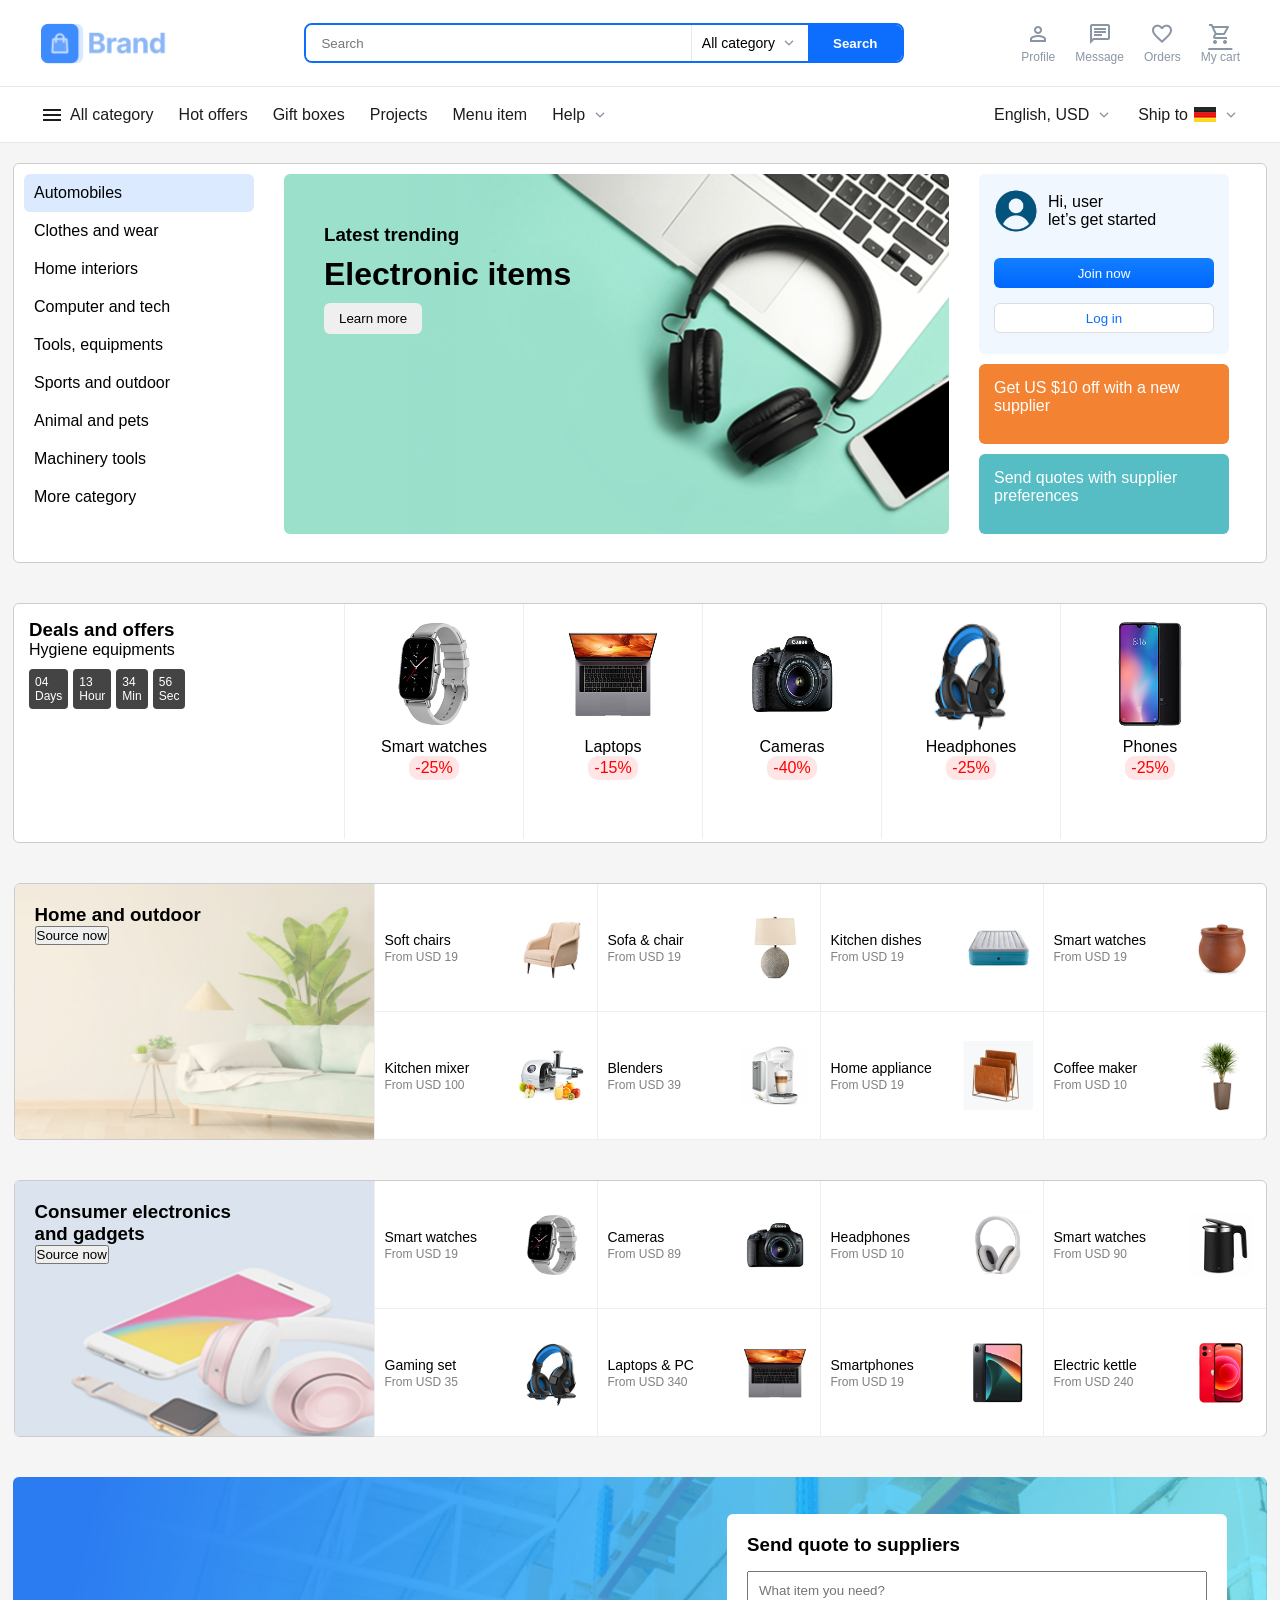
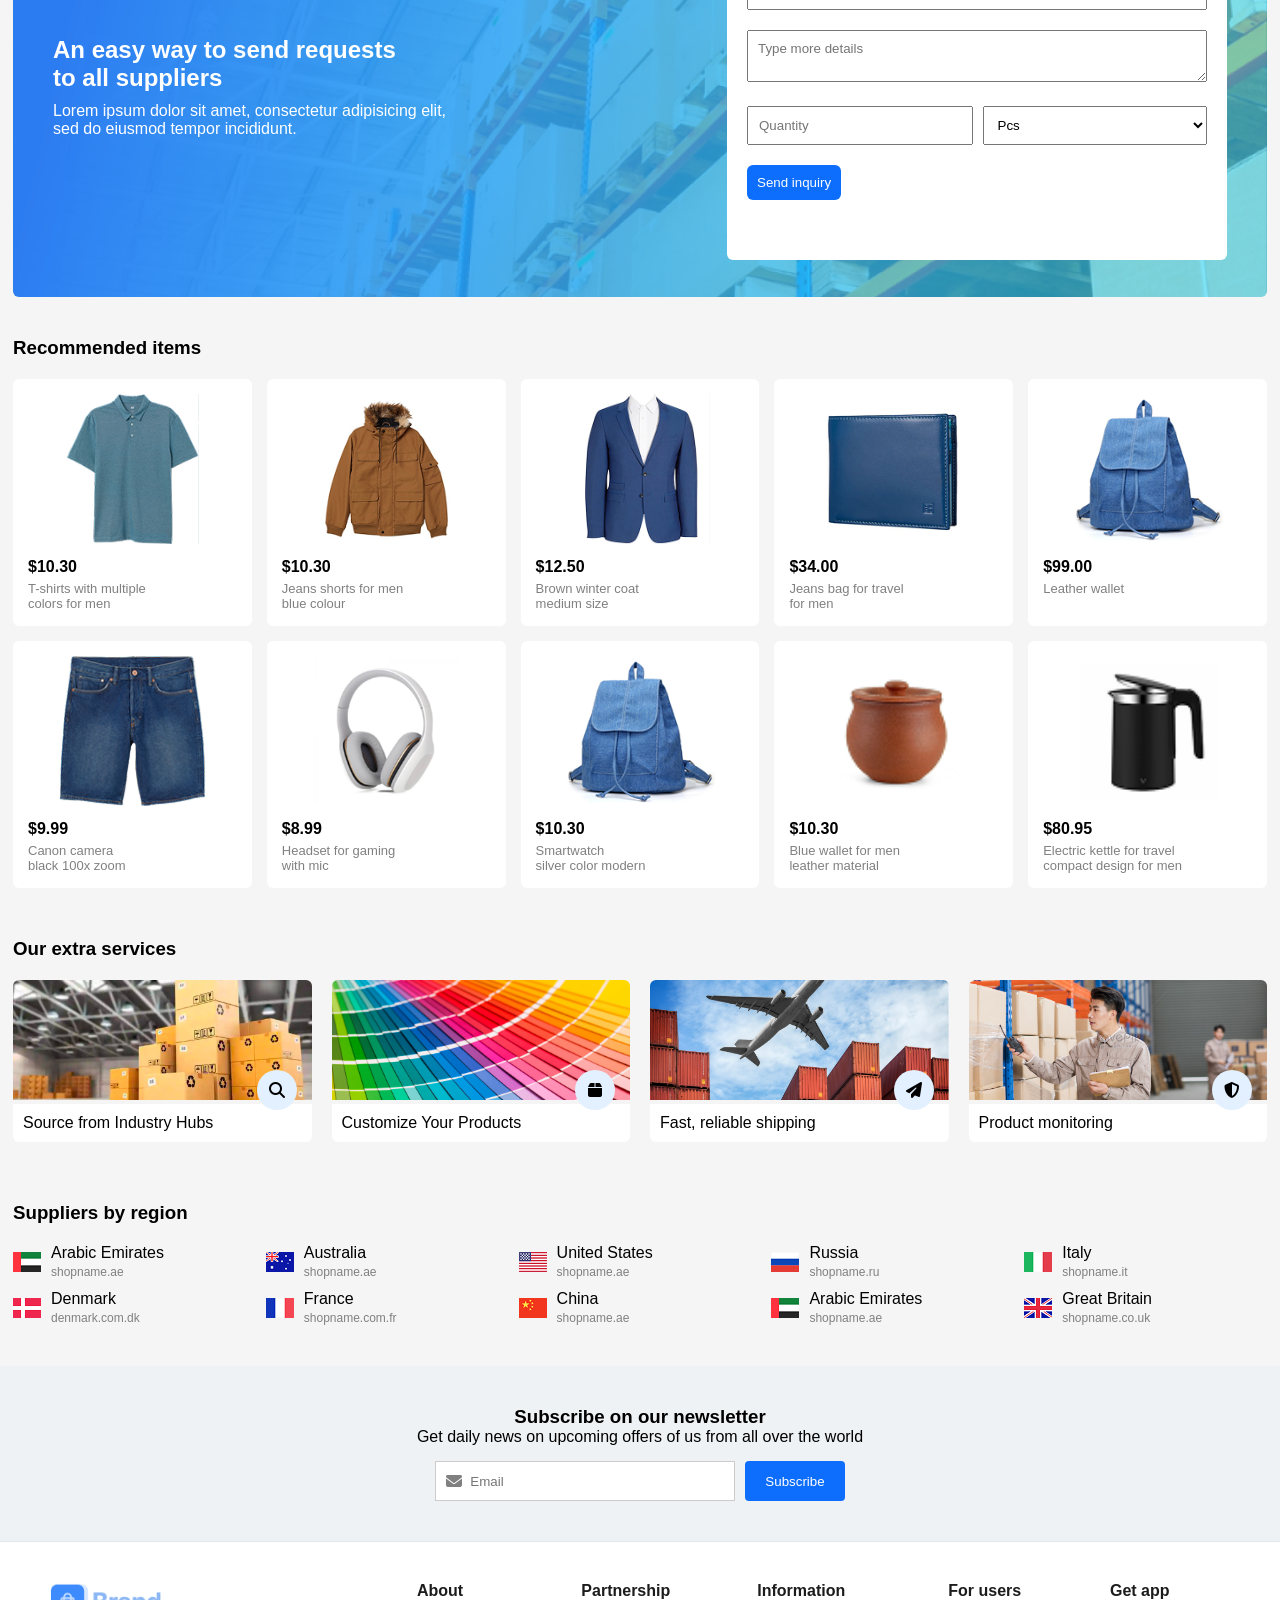
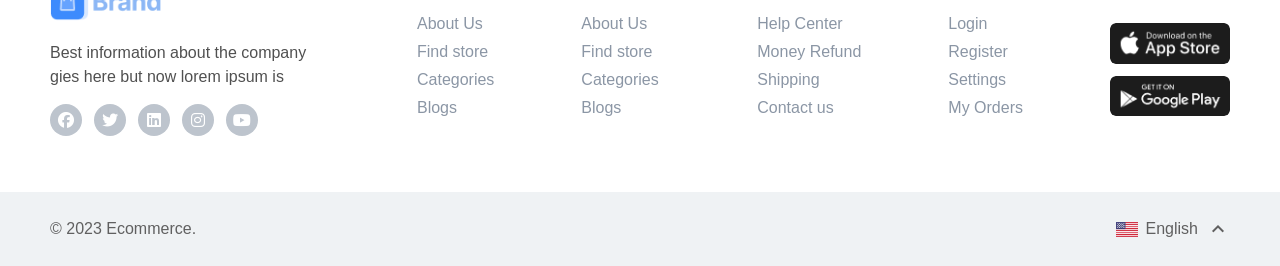
<file: index.html>
<!DOCTYPE html>
<html lang="en">

<head>
  <meta charset="UTF-8">
  <meta name="viewport" content="width=device-width, initial-scale=1.0">
  <link rel="stylesheet" href="css/style.css">
<link
      rel="stylesheet"
      href="https://fonts.googleapis.com/css2?family=Material+Symbols+Outlined:opsz,wght,FILL,GRAD@24,400,1,0"
    />
    <link
      rel="stylesheet"
      href="https://cdnjs.cloudflare.com/ajax/libs/font-awesome/6.5.1/css/all.min.css"
    />  <title>ecommerce</title>
</head>

<body>
  <header class="header-wrapper">
      <div class="main-header">
        <div class="header-container">
          <div class="logo">
            <img src="assets/assets/Layout/Brand/logo-colored.png" alt="Brand Logo" />
          </div>

          <div class="search-container">
            <input type="text" placeholder="Search" class="search-input" />
            <div class="category-select">
              <span>All category</span>
              <span class="material-symbols-outlined expand-icon"
                >expand_more</span
              >
            </div>
            <button class="search-btn">Search</button>
          </div>

          <nav class="user-nav">
            <div class="nav-item">
              <span class="material-symbols-outlined colored-icon">person</span>
              <span class="colored-text">Profile</span>
            </div>
            <div class="nav-item">
              <span class="material-symbols-outlined colored-icon">chat</span>
              <span class="colored-text">Message</span>
            </div>
            <div class="nav-item">
              <span class="material-symbols-outlined colored-icon"
                >favorite</span
              >
              <span class="colored-text">Orders</span>
            </div>
            <div class="nav-item">
              <a href="cart.html" class="material-symbols-outlined colored-icon"
                >shopping_cart </a>
                             <span class="colored-text">My cart</span>
            </div>
          </nav>
        </div>
      </div>

      <nav class="secondary-nav">
        <div class="container nav-flex">
          <div class="nav-left">
            <div class="menu-item all-cat">
              <span class="material-symbols-outlined">menu</span>
              <a href="products.html" class="menu-link">All category</a>
            </div>
            <a href="products.html" class="menu-link">Hot offers</a>
            <a href="products.html" class="menu-link">Gift boxes</a>
            <a href="products.html" class="menu-link">Projects</a>
            <a href="products.html" class="menu-link">Menu item</a>
            <div class="menu-item dropdown">
              <span>Help</span>
              <span class="material-symbols-outlined expand-icon"
                >expand_more</span
              >
            </div>
          </div>

          <div class="nav-right">
            <div class="menu-item dropdown">
              <span>English, USD</span>
              <span class="material-symbols-outlined expand-icon"
                >expand_more</span
              >
            </div>
            <div class="menu-item dropdown">
              <span>Ship to</span>
              <img
                src="assets/assets/Layout1/Image/flags/DE@2x.png"
                alt="Flag"
                class="nav-flag"
              />
              <span class="material-symbols-outlined expand-icon"
                >expand_more</span
              >

              <ul class="dropdown-content">
                li><img src="assets/assets/Layout1/Image/flags/AE@2x.png" /></li>
                <li><img src="assets/assets/Layout1/Image/flags/DK@2x.png" /></li>
                <li><img src="assets/assets/Layout1/Image/flags/CN@2x.png" /></li>
              </ul>
            </div>
          </div>
        </div>
      </nav>
    </header>
  <!-- MAIN -->
  <div class="main-container">

    <div class="sidebar">
      <p class="active">Automobiles</p>
      <p>Clothes and wear</p>
      <p>Home interiors</p>
      <p>Computer and tech</p>
      <p>Tools, equipments</p>
      <p>Sports and outdoor</p>
      <p>Animal and pets</p>
      <p>Machinery tools</p>
      <p>More category</p>
    </div>

    <div class="banner">
      <div class="banner-text">
        <h3>Latest trending</h3>
        <h1>Electronic items</h1>
        <button>Learn more</button>
      </div>
    </div>

    <div class="right-section">
      <div class="profile-box">
        <div class="profile-top">
          <img src="assets/assets/Image/backgrounds/avatar.png" class="avatar">
          <p>Hi, user<br>let’s get started</p>
        </div>
        <div class="btn-row">
        <button class="btn-primary">Join now</button>
        <button class="btn-light">Log in</button>
        </div>
      </div>

      <div class="offer-box">Get US $10 off with a new supplier</div>
      <div class="quote-box">Send quotes with supplier preferences</div>
    </div>

  </div>

  <!-- ===== DEALS SECTION ===== -->
  <div class="deals-section">
    <div class="deals-header">
      <div class="deal-timer">
        <h3>Deals and offers</h3>
        <p>Hygiene equipments</p>

        <div class="timer-box">
          <div>04<br><span>Days</span></div>
          <div>13<br><span>Hour</span></div>
          <div>34<br><span>Min</span></div>
          <div>56<br><span>Sec</span></div>
        </div>
      </div>
    </div>

    <div class="deal-items">
      <div class="item"><img src="assets/assets/Image/tech/8.png">
        <p>Smart watches</p><span>-25%</span>
      </div>
      <div class="item"><img src="assets/assets/Image/tech/34.png">
        <p>Laptops</p><span>-15%</span>
      </div>
      <div class="item"><img src="assets/assets/Image/tech/6.png">
        <p>Cameras</p><span>-40%</span>
      </div>
      <div class="item"><img src="assets/assets/Image/tech/29.png">
        <p>Headphones</p><span>-25%</span>
      </div>
      <div class="item"><img src="assets/assets/Image/tech/23.png">
        <p>Phones</p><span>-25%</span>
      </div>
    </div>

  </div>

  <div class="block-section">

    <div class="block-left">
      <h3>Home and outdoor</h3>
      <button>Source now</button>
    </div>

    <div class="block-items">

      <div class="card">
        <div class="text">Soft chairs<br><span>From USD 19</span></div>
        <img src="assets/assets/Image/interior/1.png">
      </div>

      <div class="card">
        <div class="text">Sofa & chair<br><span>From USD 19</span></div>
        <img src="assets/assets/Image/interior/6.png">
      </div>

      <div class="card">
        <div class="text">Kitchen dishes<br><span>From USD 19</span></div>
        <img src="assets/assets/Image/interior/10.png">
      </div>

      <div class="card">
        <div class="text">Smart watches<br><span>From USD 19</span></div>
        <img src="assets/assets/Image/interior/3.png">
      </div>

      <div class="card">
        <div class="text">Kitchen mixer<br><span>From USD 100</span></div>
        <img src="assets/assets/Image/interior/9.png">
      </div>

      <div class="card">
        <div class="text">Blenders<br><span>From USD 39</span></div>
        <img src="assets/assets/Image/interior/8.png">
      </div>

      <div class="card">
        <div class="text">Home appliance<br><span>From USD 19</span></div>
        <img src="assets/assets/Image/interior/7.png">
      </div>

      <div class="card">
        <div class="text">Coffee maker<br><span>From USD 10</span></div>
        <img src="assets/assets/Image/interior/11.png">
      </div>

    </div>
  </div>


  <!-- SECOND SECTION -->

  <div class="block-section">

    <div class="block-left second">
      <h3>Consumer electronics <br> and gadgets</h3>
      <button>Source now</button>
    </div>

    <div class="block-items">

      <div class="card">
        <div class="text">Smart watches<br><span>From USD 19</span></div>
        <img src="assets/assets/Image/tech/8.png">
      </div>

      <div class="card">
        <div class="text">Cameras<br><span>From USD 89</span></div>
        <img src="assets/assets/Image/tech/6.png">
      </div>

      <div class="card">
        <div class="text">Headphones<br><span>From USD 10</span></div>
        <img src="assets/assets/Image/tech/86.png">
      </div>

      <div class="card">
        <div class="text">Smart watches<br><span>From USD 90</span></div>
        <img src="assets/assets/Image/tech/85.png">
      </div>

      <div class="card">
        <div class="text">Gaming set<br><span>From USD 35</span></div>
        <img src="assets/assets/Image/tech/29.png">
      </div>

      <div class="card">
        <div class="text">Laptops & PC<br><span>From USD 340</span></div>
        <img src="assets/assets/Image/tech/34.png">
      </div>

      <div class="card">
        <div class="text">Smartphones<br><span>From USD 19</span></div>
        <img src="assets/assets/Image/tech/32.png">
      </div>

      <div class="card">
        <div class="text">Electric kettle<br><span>From USD 240</span></div>
        <img src="assets/assets/Image/tech/33.png">
      </div>

    </div>
  </div>
  <div class="inquiry-section">

    <div class="inquiry-left">
      <h2>An easy way to send requests <br> to all suppliers</h2>
      <p>Lorem ipsum dolor sit amet, consectetur adipisicing elit,<br> sed do eiusmod tempor incididunt.</p>
    </div>

    <div class="inquiry-form">
      <h3>Send quote to suppliers</h3>

      <input type="text" placeholder="What item you need?">
      <textarea placeholder="Type more details"></textarea>

      <div class="form-row">
        <input type="text" placeholder="Quantity">
        <select>
          <option>Pcs</option>
        </select>
      </div>

      <button>Send inquiry</button>
    </div>

  </div>
  <div class="recommend-section">

    <h3>Recommended items</h3>

    <div class="recommend-grid">

      <!-- ITEM -->
      <div class="rec-card">
        <img src="assets/assets/Layout/alibaba/Image/cloth/Bitmap.png">
        <h4>$10.30</h4>
        <p>T-shirts with multiple<br> colors for men</p>
      </div>

      <div class="rec-card">
        <img src="assets/assets/Layout/alibaba/Image/cloth/2.png">
        <h4>$10.30</h4>
        <p>Jeans shorts for men <br> blue colour </p>
      </div>

      <div class="rec-card">
        <img src="assets/assets/Layout/alibaba/Image/cloth/30.png">
        <h4>$12.50</h4>
        <p>Brown winter coat <br> medium size</p>
      </div>

      <div class="rec-card">
        <img src="assets/assets/Layout/alibaba/Image/cloth/24.png">
        <h4>$34.00</h4>
        <p>Jeans bag for travel <br> for men</p>
      </div>

      <div class="rec-card">
        <img src="assets/assets/Layout/alibaba/Image/cloth/25.png">
        <h4>$99.00</h4>
        <p>Leather wallet</p>
      </div>

      <div class="rec-card">
        <img src="assets/assets/Layout/alibaba/Image/cloth/3.png">
        <h4>$9.99</h4>
        <p>Canon camera <br> black 100x zoom</p>
      </div>

      <div class="rec-card">
        <img src="assets/assets/Image/tech/86.png">
        <h4>$8.99</h4>
        <p>Headset for gaming <br> with mic</p>
      </div>

      <div class="rec-card">
        <img src="assets/assets/Layout/alibaba/Image/cloth/25.png">
        <h4>$10.30</h4>
        <p>Smartwatch <br> silver color modern</p>
      </div>

      <div class="rec-card">
        <img src="assets/assets/Image/interior/3.png">
        <h4>$10.30</h4>
        <p>Blue wallet for men<br> leather material </p>
      </div>

      <div class="rec-card">
        <img src="assets/assets/Image/tech/85.png">
        <h4>$80.95</h4>
        <p>Electric kettle for travel <br> compact design for men</p>
      </div>

    </div>

  </div>
  <!-- ===== SERVICES ===== -->
  <div class="service-section">
    <h3>Our extra services</h3>

    <div class="service-grid">
      <div class="service-card">
        <img src="assets/assets/Image/backgrounds/1.png">
        <div class="service-icon">
          <i class="fas fa-search"></i>
        </div>
        <p>Source from Industry Hubs</p>
      </div>

      <div class="service-card">
        <img src="assets/assets/Image/backgrounds/2.png">
        <div class="service-icon">
          <i class="fas fa-box"></i>
        </div>
        <p>Customize Your Products</p>
      </div>

      <div class="service-card">
        <img src="assets/assets/Image/backgrounds/3.png">
        <div class="service-icon">
          <i class="fas fa-paper-plane"></i>
        </div>
        <p>Fast, reliable shipping</p>
      </div>

      <div class="service-card">
        <img src="assets/assets/Image/backgrounds/4.png">
        <div class="service-icon">
          <i class="fas fa-shield-alt"></i>
        </div>
        <p>Product monitoring</p>
      </div>
    </div>
  </div>

  <!-- ===== COUNTRY ===== -->
  <div class="country-section">
    <h3>Suppliers by region</h3>

    <div class="country-grid">

      <div class="country-item">
        <img src="assets/assets/Layout1/Image/flags/AE@2x.png">
        <div>
          <p>Arabic Emirates</p>
          <span>shopname.ae</span>
        </div>
      </div>
      <div class="country-item">
        <img src="assets/assets/Layout1/Image/flags/icon.png">
        <div>
          <p> Australia</p>
          <span>shopname.ae</span>
        </div>
      </div>
      <div class="country-item">
        <img src="assets/assets/Layout1/Image/flags/US@2x.png">
        <div>
          <p> United States</p>
          <span>shopname.ae</span>
        </div>
      </div>
      <div class="country-item">
        <img src="assets/assets/Layout1/Image/flags/RU@2x.png">
        <div>
          <p> Russia</p>
          <span>shopname.ru</span>
        </div>
      </div>
      <div class="country-item">
        <img src="assets/assets/Layout1/Image/flags/IT@2x.png">
        <div>
          <p> Italy</p>
          <span>shopname.it</span>
        </div>
      </div>
      <div class="country-item">
        <img src="assets/assets/Layout1/Image/flags/DK@2x.png">
        <div>
          <p> Denmark</p>
          <span>denmark.com.dk</span>
        </div>
      </div>
      <div class="country-item">
        <img src="assets/assets/Layout1/Image/flags/FR@2x.png">
        <div>
          <p> France</p>
          <span>shopname.com.fr</span>
        </div>
      </div>
      <div class="country-item">
        <img src="assets/assets/Layout1/Image/flags/CN@2x.png">
        <div>
          <p> China</p>
          <span>shopname.ae</span>
        </div>
      </div>
      <div class="country-item">
        <img src="assets/assets/Layout1/Image/flags/AE@2x.png">
        <div>
          <p>Arabic Emirates</p>
          <span>shopname.ae</span>
        </div>
      </div>
      <div class="country-item">
        <img src="assets/assets/Layout1/Image/flags/GB@2x.png">
        <div>
          <p> Great Britain</p>
          <span>shopname.co.uk</span>
        </div>
      </div>
    </div>
  </div>

  <!-- ===== NEWSLETTER ===== -->
  <div class="newsletter">
    <div class="newsletter-box">
      <h3>Subscribe on our newsletter</h3>
      <p>Get daily news on upcoming offers of us from all over the world</p>

      <div class="news-form">
        <div class="input-box">
          <i class="fas fa-envelope"></i>
          <input type="email" placeholder="Email">
        </div>
        <button>Subscribe</button>
      </div>
    </div>
  </div>

  <!-- ===== FOOTER ===== -->
   <footer class="main-footer">
      <div class="footer-container">
        <div class="footer-col brand-info">
          <img
            src="assets/assets/Layout/Brand/logo-colored.png"
            alt="Brand Logo"
            class="footer-logo"
          />
          <p class="brand-desc">
            Best information about the company gies here but now lorem ipsum is
          </p>
          <div class="social-icons">
            <a href="#"><i class="fa-brands fa-facebook"></i></a>
            <a href="#"><i class="fa-brands fa-twitter"></i></a>
            <a href="#"><i class="fa-brands fa-linkedin"></i></a>
            <a href="#"><i class="fa-brands fa-instagram"></i></a>
            <a href="#"><i class="fa-brands fa-youtube"></i></a>
          </div>
        </div>

        <div class="footer-col">
          <h4>About</h4>
          <ul>
            <li><a href="#">About Us</a></li>
            <li><a href="#">Find store</a></li>
            <li><a href="#">Categories</a></li>
            <li><a href="#">Blogs</a></li>
          </ul>
        </div>

        <div class="footer-col">
          <h4>Partnership</h4>
          <ul>
            <li><a href="#">About Us</a></li>
            <li><a href="#">Find store</a></li>
            <li><a href="#">Categories</a></li>
            <li><a href="#">Blogs</a></li>
          </ul>
        </div>

        <div class="footer-col">
          <h4>Information</h4>
          <ul>
            <li><a href="#">Help Center</a></li>
            <li><a href="#">Money Refund</a></li>
            <li><a href="#">Shipping</a></li>
            <li><a href="#">Contact us</a></li>
          </ul>
        </div>

        <div class="footer-col">
          <h4>For users</h4>
          <ul>
            <li><a href="#">Login</a></li>
            <li><a href="#">Register</a></li>
            <li><a href="#">Settings</a></li>
            <li><a href="#">My Orders</a></li>
          </ul>
        </div>

        <div class="footer-col app-links">
          <h4>Get app</h4>
          <a href="#"
            ><img
              src="assets/assets/Layout/Misc/market-button.png"
              alt="App Store"
              class="store-img"
          /></a>
          <a href="#"
            ><img
              src="assets/assets/Layout/Misc/Group.png"
              alt="Google Play"
              class="store-img"
          /></a>
        </div>
      </div>

      <div class="footer-bottom">
        <div class="bottom-container">
          <p>© 2023 Ecommerce.</p>
          <div class="lang-select">
            <img
              src="assets/assets/Layout1/Image/flags/US@2x.png"
              alt="US"
              class="mini-flag"
            />
            <span>English</span>
            <span class="material-symbols-outlined">expand_less</span>
          </div>
        </div>
      </div>
    </footer>
</body>

</html>
</file>
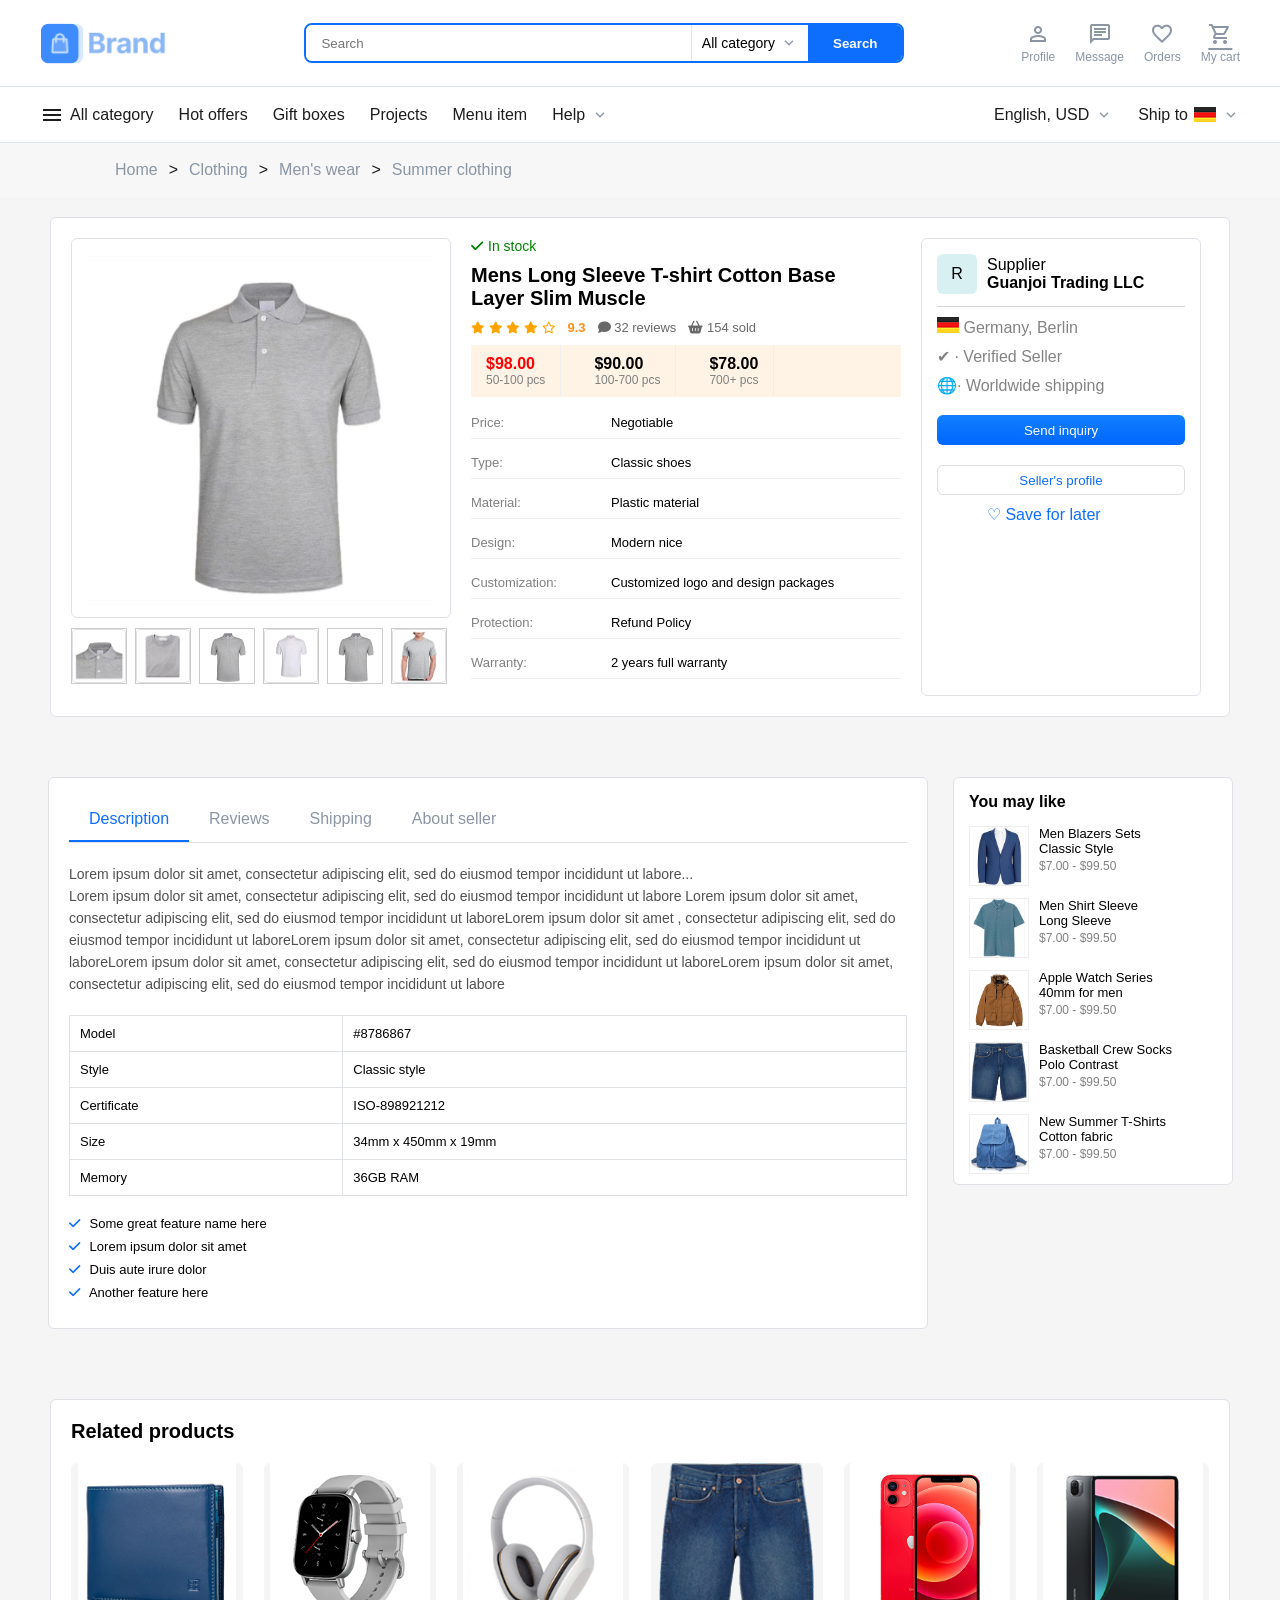
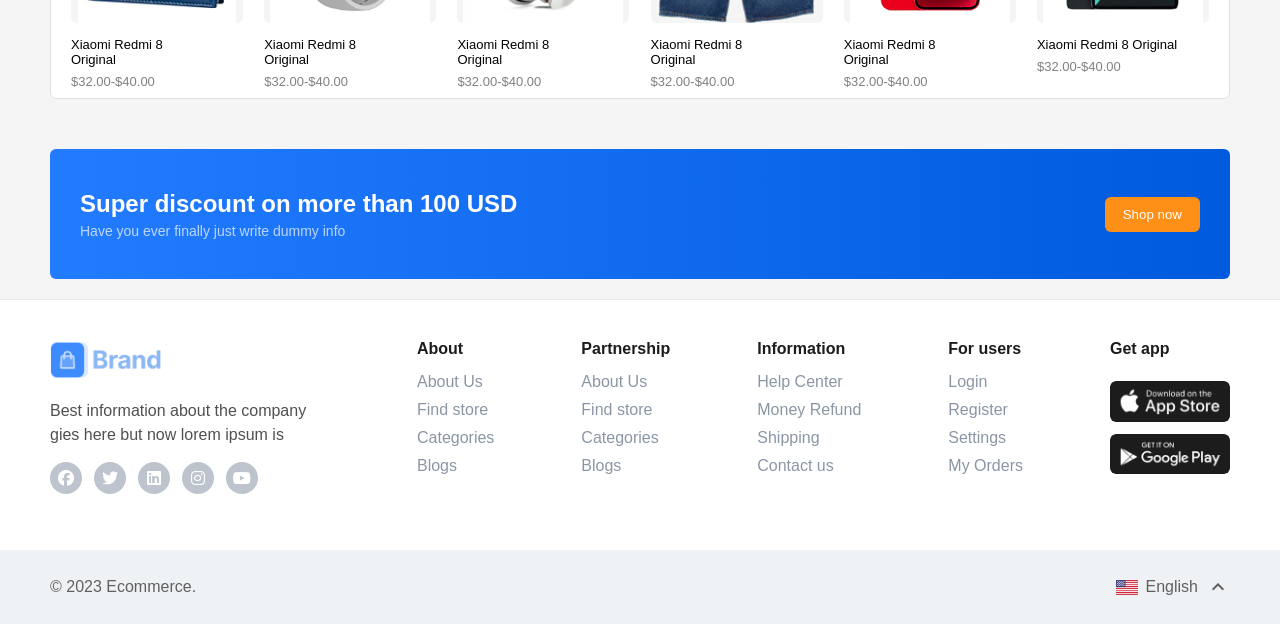
<file: detail.html>
<!DOCTYPE html>
<html lang="en">

<head>
    <meta charset="UTF-8">
    <meta name="viewport" content="width=device-width, initial-scale=1.0">
    <link rel="stylesheet" href="css/style.css">
    <link
      rel="stylesheet"
      href="https://fonts.googleapis.com/css2?family=Material+Symbols+Outlined:opsz,wght,FILL,GRAD@24,400,1,0"
    />
    <link
      rel="stylesheet"
      href="https://cdnjs.cloudflare.com/ajax/libs/font-awesome/6.5.1/css/all.min.css"
    />
    <title>ecommerce</title>
</head>

<body>
<header class="header-wrapper">
      <div class="main-header">
        <div class="header-container">
          <div class="logo">
            <img src="assets/assets/Layout/Brand/logo-colored.png" alt="Brand Logo" />
          </div>

          <div class="search-container">
            <input type="text" placeholder="Search" class="search-input" />
            <div class="category-select">
              <span>All category</span>
              <span class="material-symbols-outlined expand-icon"
                >expand_more</span
              >
            </div>
            <button class="search-btn">Search</button>
          </div>

          <nav class="user-nav">
            <div class="nav-item">
              <span class="material-symbols-outlined colored-icon">person</span>
              <span class="colored-text">Profile</span>
            </div>
            <div class="nav-item">
              <span class="material-symbols-outlined colored-icon">chat</span>
              <span class="colored-text">Message</span>
            </div>
            <div class="nav-item">
              <span class="material-symbols-outlined colored-icon"
                >favorite</span
              >
              <span class="colored-text">Orders</span>
            </div>
            <div class="nav-item">
              <a href="cart.html" class="material-symbols-outlined colored-icon"
                >shopping_cart</a >
              <span class="colored-text">My cart</span>
            </div>
          </nav>
        </div>
      </div>

      <nav class="secondary-nav">
        <div class="container nav-flex">
          <div class="nav-left">
            <div class="menu-item all-cat">
              <span class="material-symbols-outlined">menu</span>
              <span>All category</span>
            </div>
            <a href="products2.html" class="menu-link">Hot offers</a>
            <a href="products.html" class="menu-link">Gift boxes</a>
            <a href="projects2.html" class="menu-link">Projects</a>
            <a href="products.html" class="menu-link">Menu item</a>
            <div class="menu-item dropdown">
              <span>Help</span>
              <span class="material-symbols-outlined expand-icon"
                >expand_more</span
              >
            </div>
          </div>

          <div class="nav-right">
            <div class="menu-item dropdown">
              <span>English, USD</span>
              <span class="material-symbols-outlined expand-icon"
                >expand_more</span
              >
            </div>
            <div class="menu-item dropdown">
              <span>Ship to</span>
              <img
                src="assets/assets/Layout1/Image/flags/DE@2x.png"
                alt="Flag"
                class="nav-flag"
              />
              <span class="material-symbols-outlined expand-icon"
                >expand_more</span
              >

              <ul class="dropdown-content">
                <li><img src="assets/assets/Layout1/Image/flags/AE@2x.png" /></li>
                <li><img src="assets/assets/Layout1/Image/flags/DK@2x.png" /></li>
                <li><img src="assets/assets/Layout1/Image/flags/CN@2x.png" /></li>
              </ul>
            </div>
          </div>
        </div>
      </nav>
    </header>
    <div class="breadcrumb">
      <div class="breadcrumb-item">
        
  <a href="index.html" >Home</a> > 
  <a href="products.html" >Clothing</a> 
  > <a href="products.html" >Men's wear</a> >
   <a href="products.html" >Summer clothing</a>
      </div>
</div>
<div class="content-main">

  <!-- LEFT IMAGE -->
  <div class="image-section">
    <div class="main-img">
      <img src="assets/assets/Image/tech/1.jpg">
    </div>

    <div class="gallery">
      <img src="assets/assets/Image/tech/2.png">
      <img src="assets/assets/Image/tech/3.png">
      <img src="assets/assets/Image/tech/1.jpg">
      <img src="assets/assets/Image/tech/5.png">
      <img src="assets/assets/Image/tech/1.jpg">
      <img src="assets/assets/Image/tech/7.png">
    </div>
  </div>

 <div class="product-info-detail">

  <!-- STOCK -->
  <p class="stock">
    <i class="fas fa-check"></i> In stock
  </p>

  <!-- TITLE -->
  <h2>Mens Long Sleeve T-shirt Cotton Base <br> Layer Slim Muscle</h2>

  <!-- RATING -->
  <div class="rating-line">
    <div class="stars">
      <i class="fas fa-star"></i>
      <i class="fas fa-star"></i>
      <i class="fas fa-star"></i>
      <i class="fas fa-star"></i>
      <i class="fa-regular fa-star"></i>
    </div>

    <span class="score">9.3</span>
    <span style="color: dimgray;"><i class="fas fa-comment"></i> 32 reviews</span>
    <span style="color: dimgray;"><i class="fas fa-shopping-basket"></i> 154 sold</span>
  </div>

  <!-- PRICE BOX -->
  <div class="price-box">
    <div class="price-item active">
      <b style="color: red;">$98.00</b>
      <span>50-100 pcs</span>
    </div>

    <div class="price-item">
      <b>$90.00</b>
      <span>100-700 pcs</span>
    </div>

    <div class="price-item">
      <b>$78.00</b>
      <span>700+ pcs</span>
    </div>
  </div>

  <!-- DETAILS TABLE -->
  <div class="details-table">

    <div class="row">
      <span>Price:</span>
      <p>Negotiable</p>
    </div>

    <div class="row">
      <span>Type:</span>
      <p>Classic shoes</p>
    </div>

    <div class="row">
      <span>Material:</span>
      <p>Plastic material</p>
    </div>

    <div class="row">
      <span>Design:</span>
      <p>Modern nice</p>
    </div>

    <div class="row">
      <span>Customization:</span>
      <p>Customized logo and design packages</p>
    </div>

    <div class="row">
      <span>Protection:</span>
      <p>Refund Policy</p>
    </div>

    <div class="row">
      <span>Warranty:</span>
      <p>2 years full warranty</p>
    </div>

  </div>

</div>

  <!-- RIGHT SELLER -->
  <div class="seller-box">

    <div class="seller-top">
      <div class="logo1">R</div>
      <div>
        <p style="color: black;">Supplier</p>
        <b>Guanjoi Trading LLC</b>
      </div>
    </div>

    <p> <img src="assets/assets/Layout1/Image/flags/DE@2x.png" > Germany, Berlin</p>
    <p>✔  · Verified Seller  </p> 
    <p>🌐· Worldwide shipping   </p> 

    <button class="btn-primary">Send inquiry</button>
    <button class="btn-light">Seller's profile</button>

    <p class="save " style="color: #0d6efd;">♡ Save for later</p>

  </div>

</div>
<div class="detail-container">

  <!-- LEFT -->
  <div class="block-detail">

    <!-- TABS -->
    <div class="tabs">
      <span class="active">Description</span>
      <span>Reviews</span>
      <span>Shipping</span>
      <span>About seller</span>
    </div>

    <!-- DESCRIPTION -->
    <p class="desc">
      Lorem ipsum dolor sit amet, consectetur adipiscing elit, sed do eiusmod tempor incididunt ut labore...
      <br> Lorem ipsum dolor sit amet, consectetur adipiscing elit, sed do eiusmod tempor incididunt ut labore Lorem 
      ipsum dolor sit amet, consectetur adipiscing elit, sed do eiusmod tempor incididunt ut laboreLorem ipsum dolor sit amet
      , consectetur adipiscing elit, sed do eiusmod tempor incididunt ut laboreLorem ipsum dolor sit amet, consectetur adipiscing 
      elit, sed do eiusmod tempor incididunt ut laboreLorem ipsum dolor sit amet, consectetur adipiscing elit, sed do eiusmod tempor
       incididunt ut laboreLorem ipsum dolor sit amet, consectetur adipiscing elit, sed do eiusmod tempor incididunt ut labore
    </p>

    <!-- TABLE -->
    <table class="info-table">
      <tr><td>Model</td><td>#8786867</td></tr>
      <tr><td>Style</td><td>Classic style</td></tr>
      <tr><td>Certificate</td><td>ISO-898921212</td></tr>
      <tr><td>Size</td><td>34mm x 450mm x 19mm</td></tr>
      <tr><td>Memory</td><td>36GB RAM</td></tr>
    </table>

    <!-- FEATURES -->
    <ul class="features">
      <li><i class="fas fa-check"></i> Some great feature name here</li>
      <li><i class="fas fa-check"></i> Lorem ipsum dolor sit amet</li>
      <li><i class="fas fa-check"></i> Duis aute irure dolor</li>
      <li><i class="fas fa-check"></i> Another feature here</li>
    </ul>

  </div>

  <!-- RIGHT -->
  <div class="aside-items">

    <h4>You may like</h4>

    <div class="aside-card">
      <img src="assets/assets/Layout/alibaba/Image/cloth/30.png">
      <div>
        <p>Men Blazers Sets <br> Classic Style</p>
        <span>$7.00 - $99.50</span>
      </div>
    </div>

    <div class="aside-card">
      <img src="assets/assets/Layout/alibaba/Image/cloth/Bitmap.png">
      <div>
        <p>Men Shirt Sleeve <br> Long Sleeve</p>
        <span>$7.00 - $99.50</span>
      </div>
    </div>

    <div class="aside-card">
      <img src="assets/assets/Layout/alibaba/Image/cloth/2.png">
      <div>
        <p>Apple Watch Series <br> 40mm for men</p>
        <span>$7.00 - $99.50</span>
      </div>
    </div>

    <div class="aside-card">
      <img src="assets/assets/Layout/alibaba/Image/cloth/3.png">
      <div>
        <p>Basketball Crew Socks <br> Polo Contrast</p>
        <span>$7.00 - $99.50</span>
      </div>
    </div>

    <div class="aside-card">
      <img src="assets/assets/Layout/alibaba/Image/cloth/25.png">
      <div>
        <p>New Summer T-Shirts <br> Cotton fabric</p>
        <span>$7.00 - $99.50</span>
      </div>
    </div>

  </div>

</div>
<!-- RELATED PRODUCTS -->
<div class="block-recommend">

  <h3>Related products</h3>

  <div class="recommend-row">

    <div class="rec-item">
      <img src="assets/assets/Layout/alibaba/Image/cloth/24.png">
      <p>Xiaomi Redmi 8 <br> Original</p>
      <span>$32.00-$40.00</span>
    </div>

    <div class="rec-item">
      <img src="assets/assets/Image/tech/8.png">
      <p>Xiaomi Redmi 8 <br> Original</p>
      <span>$32.00-$40.00</span>
    </div>

    <div class="rec-item">
      <img src="assets/assets/Image/tech/86.png">
      <p>Xiaomi Redmi 8 <br> Original</p>
      <span>$32.00-$40.00</span>
    </div>

    <div class="rec-item">
      <img src="assets/assets/Layout/alibaba/Image/cloth/3.png">
      <p>Xiaomi Redmi 8 <br> Original</p>
      <span>$32.00-$40.00</span>
    </div>

    <div class="rec-item">
      <img src="assets/assets/Image/tech/33.png">
      <p>Xiaomi Redmi 8 <br> Original</p>
      <span>$32.00-$40.00</span>
    </div>

    <div class="rec-item">
      <img src="assets/assets/Image/tech/32.png">
      <p>Xiaomi Redmi 8 Original</p>
      <span>$32.00-$40.00</span>
    </div>

  </div>

</div>


<!-- BANNER -->
<div class="discount-banner">

  <div class="banner-text">
    <h2>Super discount on more than 100 USD</h2>
    <p>Have you ever finally just write dummy info</p>
  </div>

  <button>Shop now</button>

</div>
<!-- ===== FOOTER ===== -->
   <footer class="main-footer">
      <div class="footer-container">
        <div class="footer-col brand-info">
          <img
            src="assets/assets/Layout/Brand/logo-colored.png"
            alt="Brand Logo"
            class="footer-logo"
          />
          <p class="brand-desc">
            Best information about the company gies here but now lorem ipsum is
          </p>
          <div class="social-icons">
            <a href="#"><i class="fa-brands fa-facebook"></i></a>
            <a href="#"><i class="fa-brands fa-twitter"></i></a>
            <a href="#"><i class="fa-brands fa-linkedin"></i></a>
            <a href="#"><i class="fa-brands fa-instagram"></i></a>
            <a href="#"><i class="fa-brands fa-youtube"></i></a>
          </div>
        </div>

        <div class="footer-col">
          <h4>About</h4>
          <ul>
            <li><a href="#">About Us</a></li>
            <li><a href="#">Find store</a></li>
            <li><a href="#">Categories</a></li>
            <li><a href="#">Blogs</a></li>
          </ul>
        </div>

        <div class="footer-col">
          <h4>Partnership</h4>
          <ul>
            <li><a href="#">About Us</a></li>
            <li><a href="#">Find store</a></li>
            <li><a href="#">Categories</a></li>
            <li><a href="#">Blogs</a></li>
          </ul>
        </div>

        <div class="footer-col">
          <h4>Information</h4>
          <ul>
            <li><a href="#">Help Center</a></li>
            <li><a href="#">Money Refund</a></li>
            <li><a href="#">Shipping</a></li>
            <li><a href="#">Contact us</a></li>
          </ul>
        </div>

        <div class="footer-col">
          <h4>For users</h4>
          <ul>
            <li><a href="#">Login</a></li>
            <li><a href="#">Register</a></li>
            <li><a href="#">Settings</a></li>
            <li><a href="#">My Orders</a></li>
          </ul>
        </div>

        <div class="footer-col app-links">
          <h4>Get app</h4>
          <a href="#"
            ><img
              src="assets/assets/Layout/Misc/market-button.png"
              alt="App Store"
              class="store-img"
          /></a>
          <a href="#"
            ><img
              src="assets/assets/Layout/Misc/Group.png"
              alt="Google Play"
              class="store-img"
          /></a>
        </div>
      </div>

      <div class="footer-bottom">
        <div class="bottom-container">
          <p>© 2023 Ecommerce.</p>
          <div class="lang-select">
            <img
              src="assets/assets/Layout1/Image/flags/US@2x.png"
              alt="US"
              class="mini-flag"
            />
            <span>English</span>
            <span class="material-symbols-outlined">expand_less</span>
          </div>
        </div>
      </div>
    </footer>
<script>
const mainImg = document.querySelector(".main-img img");

document.querySelectorAll(".gallery img").forEach(img=>{
  img.onclick = ()=>{
    mainImg.src = img.src;
  };
});
</script>
</body>
</html>
</file>
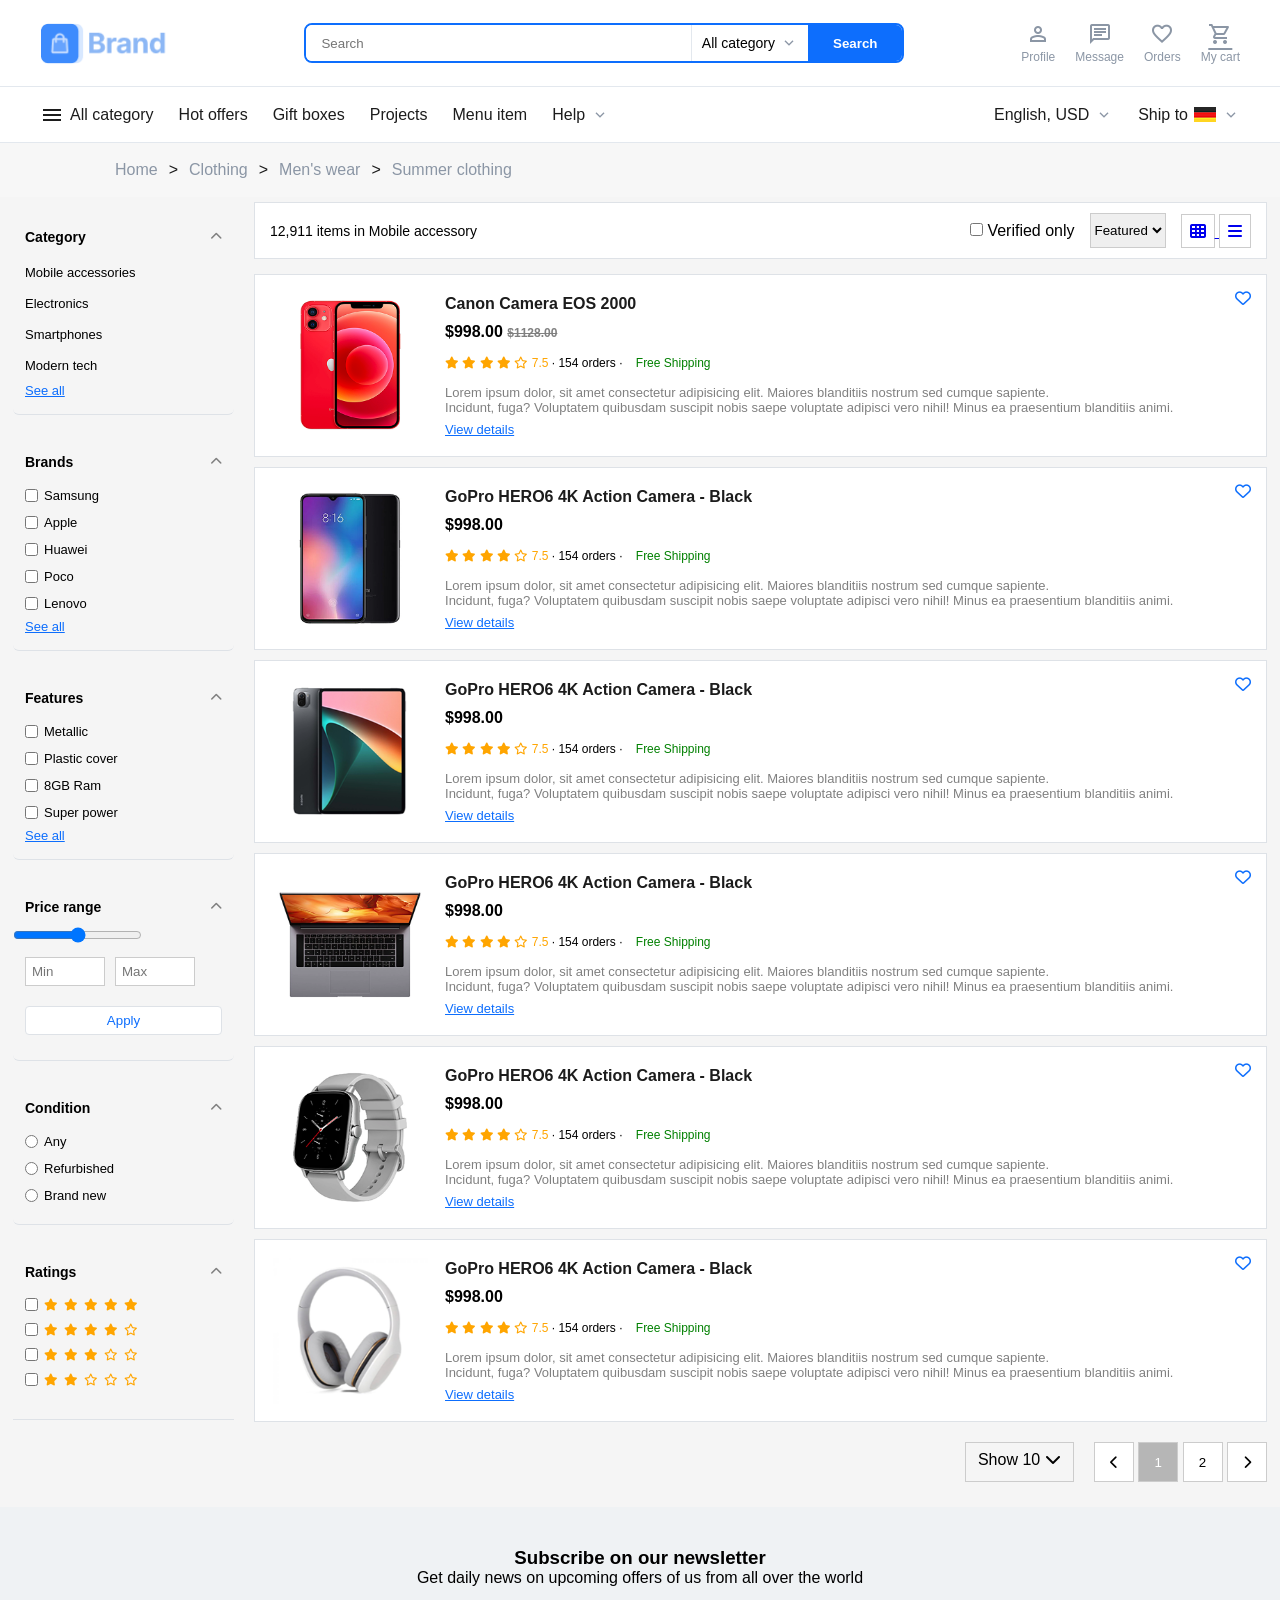
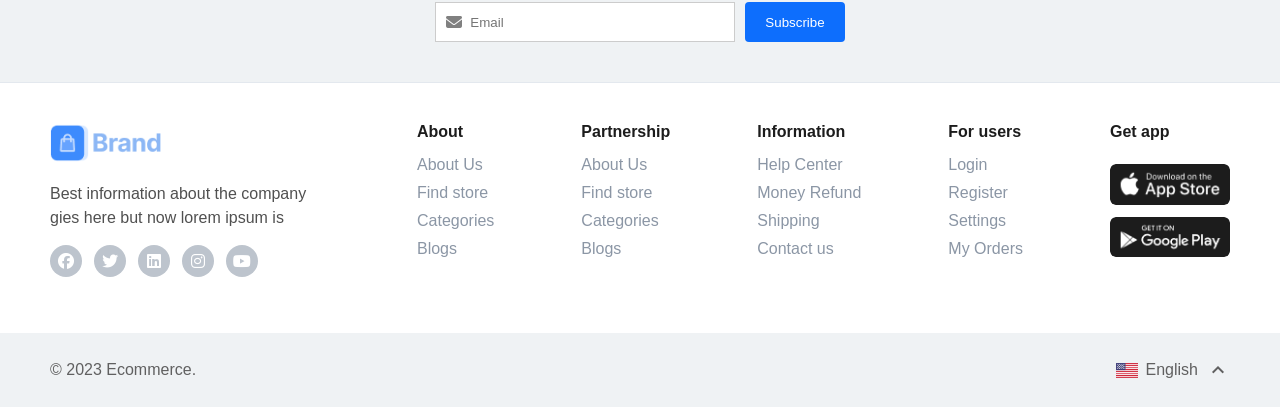
<file: products.html>
<!DOCTYPE html>
<html lang="en">

<head>
    <meta charset="UTF-8">
    <meta name="viewport" content="width=device-width, initial-scale=1.0">
    <link rel="stylesheet" href="css/style.css">
    <link
      rel="stylesheet"
      href="https://fonts.googleapis.com/css2?family=Material+Symbols+Outlined:opsz,wght,FILL,GRAD@24,400,1,0"
    />
    <link
      rel="stylesheet"
      href="https://cdnjs.cloudflare.com/ajax/libs/font-awesome/6.5.1/css/all.min.css"
    />
    <title>ecommerce</title>
</head>

<body>
<header class="header-wrapper">
      <div class="main-header">
        <div class="header-container">
          <div class="logo">
            <img src="assets/assets/Layout/Brand/logo-colored.png" alt="Brand Logo" />
          </div>

          <div class="search-container">
            <input type="text" placeholder="Search" class="search-input" />
            <div class="category-select">
              <span>All category</span>
              <span class="material-symbols-outlined expand-icon"
                >expand_more</span
              >
            </div>
            <button class="search-btn">Search</button>
          </div>

          <nav class="user-nav">
            <div class="nav-item">
              <span class="material-symbols-outlined colored-icon">person</span>
              <span class="colored-text">Profile</span>
            </div>
            <div class="nav-item">
              <span class="material-symbols-outlined colored-icon">chat</span>
              <span class="colored-text">Message</span>
            </div>
            <div class="nav-item">
              <span class="material-symbols-outlined colored-icon"
                >favorite</span
              >
              <span class="colored-text">Orders</span>
            </div>
            <div class="nav-item">
              <a href="cart.html" class="material-symbols-outlined colored-icon"
                >shopping_cart</a >
              <span class="colored-text">My cart</span>
            </div>
          </nav>
        </div>
      </div>

      <nav class="secondary-nav">
        <div class="container nav-flex">
          <div class="nav-left">
            <div class="menu-item all-cat">
              <span class="material-symbols-outlined">menu</span>
              <span>All category</span>
            </div>
            <a href="#" class="menu-link">Hot offers</a>
            <a href="#" class="menu-link">Gift boxes</a>
            <a href="#" class="menu-link">Projects</a>
            <a href="#" class="menu-link">Menu item</a>
            <div class="menu-item dropdown">
              <span>Help</span>
              <span class="material-symbols-outlined expand-icon"
                >expand_more</span
              >
            </div>
          </div>

          <div class="nav-right">
            <div class="menu-item dropdown">
              <span>English, USD</span>
              <span class="material-symbols-outlined expand-icon"
                >expand_more</span
              >
            </div>
            <div class="menu-item dropdown">
              <span>Ship to</span>
              <img
                src="assets/assets/Layout1/Image/flags/DE@2x.png"
                alt="Flag"
                class="nav-flag"
              />
              <span class="material-symbols-outlined expand-icon"
                >expand_more</span
              >

              <ul class="dropdown-content">
                <li><img src="assets/assets/Layout1/Image/flags/AE@2x.png" /></li>
                <li><img src="assets/assets/Layout1/Image/flags/DK@2x.png" /></li>
                <li><img src="assets/assets/Layout1/Image/flags/CN@2x.png" /></li>
              </ul>
            </div>
          </div>
        </div>
      </nav>
    </header>
    <div class="breadcrumb">
      <div class="breadcrumb-item">
        
  <a href="index.html" >Home</a> > 
  <a href="products.html" >Clothing</a> 
  > <a href="products.html" >Men's wear</a> >
   <a href="products.html" >Summer clothing</a>
      </div>
</div>
<div class="page-container">

 <div class="filter-sidebar">
  <!-- CATEGORY -->
  <div class="filter-box">
    <div class="filter-header">
      <h4>Category</h4>
      <i class="fas fa-chevron-up"></i>
    </div>

    <p>Mobile accessories</p>
    <p>Electronics</p>
    <p>Smartphones</p>
    <p>Modern tech</p>
    <a href="#" class="see-all">See all</a>
  </div>

  <!-- BRANDS -->
  <div class="filter-box">
    <div class="filter-header">
      <h4>Brands</h4>
      <i class="fas fa-chevron-up"></i>
    </div>

    <label><input type="checkbox"> Samsung</label>
    <label><input type="checkbox"> Apple</label>
    <label><input type="checkbox"> Huawei</label>
    <label><input type="checkbox"> Poco</label>
    <label><input type="checkbox"> Lenovo</label>

    <a href="#" class="see-all">See all</a>
  </div>

  <!-- FEATURES -->
  <div class="filter-box">
    <div class="filter-header">
      <h4>Features</h4>
      <i class="fas fa-chevron-up"></i>
    </div>

    <label><input type="checkbox"> Metallic</label>
    <label><input type="checkbox"> Plastic cover</label>
    <label><input type="checkbox"> 8GB Ram</label>
    <label><input type="checkbox"> Super power</label>

    <a href="#" class="see-all">See all</a>
  </div>

  <!-- PRICE -->
  <div class="filter-box">
    <div class="filter-header">
      <h4>Price range</h4>
      <i class="fas fa-chevron-up"></i>
    </div>

    <input type="range" min="0" max="999999">

    <div class="price-inputs">
      <input type="number" placeholder="Min">
      <input type="number" placeholder="Max">
    </div>

    <button class="apply-btn">Apply</button>
  </div>

  <!-- CONDITION -->
  <div class="filter-box">
    <div class="filter-header">
      <h4>Condition</h4>
      <i class="fas fa-chevron-up"></i>
    </div>

    <label><input type="radio" name="c"> Any</label>
    <label><input type="radio" name="c"> Refurbished</label>
    <label><input type="radio" name="c"> Brand new</label>
  </div>

  <!-- RATINGS -->
  <div class="filter-box">
    <div class="filter-header">
      <h4>Ratings</h4>
      <i class="fas fa-chevron-up"></i>
    </div>

    <label><input type="checkbox">
      <i class="fas fa-star"></i><i class="fas fa-star"></i><i class="fas fa-star"></i><i class="fas fa-star"></i><i class="fas fa-star"></i>
    </label>

    <label><input type="checkbox">
      <i class="fas fa-star"></i><i class="fas fa-star"></i><i class="fas fa-star"></i><i class="fas fa-star"></i><i class="fa-regular fa-star"></i>
    </label>

    <label><input type="checkbox">
      <i class="fas fa-star"></i><i class="fas fa-star"></i><i class="fas fa-star"></i><i class="fa-regular fa-star"></i><i class="fa-regular fa-star"></i>
    </label>
    <label><input type="checkbox">
      <i class="fas fa-star"></i><i class="fas fa-star"></i><i class="fa-regular fa-star"></i><i class="fa-regular fa-star"></i><i class="fa-regular fa-star"></i>
    </label>
  </div>

</div>

  <!-- RIGHT CONTENT -->
  <div class="content">

    <!-- TOP BAR -->
    <div class="content-top">
      <p class="result-text">12,911 items in Mobile accessory</p>

      <div class="content-actions">
        <label class="verified">
          <input type="checkbox"> Verified only
        </label>

        <select class="featured">
          <option>Featured</option>
        </select>

        <div class="view-icons">
          <a  href="products2.html" > 
            <i class="fas fa-th"></i>
          </a>
          <a  href="products.html" > 
            <i class="fas fa-bars"></i>
          </a>
        </div>
      </div>
    </div>

    <!-- PRODUCTS -->
    <div class="product-list">

      <div class="product-card">
        <img src="assets/assets/Image/tech/33.png">

        <div class="product-info">
          <h4>Canon Camera EOS 2000</h4>

          <div class="price">$998.00 <span class="old">$1128.00</span></div>

          <div class="rating">
            <i class="fas fa-star"></i>
            <i class="fas fa-star"></i>
            <i class="fas fa-star"></i>
            <i class="fas fa-star"></i>
            <i class="fa-regular fa-star"></i>
               <span style="color: orange;">7.5</span> · 154 orders ·
            <span class="green">Free Shipping</span>
          </div>

          <p>Lorem ipsum dolor, sit amet consectetur adipisicing elit. 
            Maiores blanditiis nostrum sed cumque sapiente.<br> Incidunt, fuga? Voluptatem quibusdam suscipit nobis saepe voluptate adipisci vero
             nihil! Minus ea praesentium blanditiis animi.</p>
          <a href="detail.html">View details</a>
        </div>

        <div class="fav">
          <i class="far fa-heart"></i>
        </div>
      </div>
      <!-- ITEM 2 -->
  <div class="product-card">
    <img src="assets/assets/Image/tech/23.png">
    <div class="product-info">
      <h4>GoPro HERO6 4K Action Camera - Black</h4>
      <div class="price">$998.00</div>

      <div class="rating">
            <i class="fas fa-star"></i>
            <i class="fas fa-star"></i>
            <i class="fas fa-star"></i>
            <i class="fas fa-star"></i>
            <i class="fa-regular fa-star"></i>
             <span style="color: orange;">7.5</span> · 154 orders · 
        <span class="green">Free Shipping</span>
      </div>

      <p>Lorem ipsum dolor, sit amet consectetur adipisicing elit. 
            Maiores blanditiis nostrum sed cumque sapiente.<br> Incidunt, fuga? Voluptatem quibusdam suscipit nobis saepe voluptate adipisci vero
             nihil! Minus ea praesentium blanditiis animi.</p>
      <a href="detail.html">View details</a>
    </div>
    <div class="fav"><i class="far fa-heart"></i></div>
  </div>

  <!-- ITEM 3 -->
  <div class="product-card">
    <img src="assets/assets/Image/tech/32.png">
    <div class="product-info">
      <h4>GoPro HERO6 4K Action Camera - Black</h4>
      <div class="price">$998.00</div>

      <div class="rating">
            <i class="fas fa-star"></i>
            <i class="fas fa-star"></i>
            <i class="fas fa-star"></i>
            <i class="fas fa-star"></i>
            <i class="fa-regular fa-star"></i>
             <span style="color: orange;">7.5</span> · 154 orders · 
        <span class="green">Free Shipping</span>
      </div>

      <p>Lorem ipsum dolor, sit amet consectetur adipisicing elit. 
            Maiores blanditiis nostrum sed cumque sapiente.<br> Incidunt, fuga? Voluptatem quibusdam suscipit nobis saepe voluptate adipisci vero
             nihil! Minus ea praesentium blanditiis animi.</p>
      <a href="detail.html">View details</a>
    </div>
    <div class="fav"><i class="far fa-heart"></i></div>
  </div>

  <!-- ITEM 4 -->
  <div class="product-card">
    <img src="assets/assets/Image/tech/34.png">
    <div class="product-info">
      <h4>GoPro HERO6 4K Action Camera - Black</h4>
      <div class="price">$998.00</div>

      <div class="rating">
            <i class="fas fa-star"></i>
            <i class="fas fa-star"></i>
            <i class="fas fa-star"></i>
            <i class="fas fa-star"></i>
            <i class="fa-regular fa-star"></i>
             <span style="color: orange;">7.5</span> · 154 orders · 
        <span class="green">Free Shipping</span>
      </div>

      <p>Lorem ipsum dolor, sit amet consectetur adipisicing elit. 
            Maiores blanditiis nostrum sed cumque sapiente.<br> Incidunt, fuga? Voluptatem quibusdam suscipit nobis saepe voluptate adipisci vero
             nihil! Minus ea praesentium blanditiis animi.</p>
      <a href="detail.html">View details</a>
    </div>
    <div class="fav"><i class="far fa-heart"></i></div>
  </div>

  <!-- ITEM 5 -->
  <div class="product-card">
    <img src="assets/assets/Image/tech/8.png">
    <div class="product-info">
      <h4>GoPro HERO6 4K Action Camera - Black</h4>
      <div class="price">$998.00</div>

      <div class="rating">
            <i class="fas fa-star"></i>
            <i class="fas fa-star"></i>
            <i class="fas fa-star"></i>
            <i class="fas fa-star"></i>
            <i class="fa-regular fa-star"></i>
             <span style="color: orange;">7.5</span> · 154 orders · 
        <span class="green">Free Shipping</span>
      </div>

      <p>Lorem ipsum dolor, sit amet consectetur adipisicing elit. 
            Maiores blanditiis nostrum sed cumque sapiente.<br> Incidunt, fuga? Voluptatem quibusdam suscipit nobis saepe voluptate adipisci vero
             nihil! Minus ea praesentium blanditiis animi.</p>
      <a href="detail.html">View details</a>
    </div>
    <div class="fav"><i class="far fa-heart"></i></div>
  </div>

  <!-- ITEM 6 -->
  <div class="product-card">
    <img src="assets/assets/Image/tech/86.png">
    <div class="product-info">
      <h4>GoPro HERO6 4K Action Camera - Black</h4>
      <div class="price">$998.00</div>

      <div class="rating">
            <i class="fas fa-star"></i>
            <i class="fas fa-star"></i>
            <i class="fas fa-star"></i>
            <i class="fas fa-star"></i>
            <i class="fa-regular fa-star"></i>
             <span style="color: orange;">7.5</span> · 154 orders · 
        <span class="green">Free Shipping</span>
      </div>

      <p>Lorem ipsum dolor, sit amet consectetur adipisicing elit. 
            Maiores blanditiis nostrum sed cumque sapiente.<br> Incidunt, fuga? Voluptatem quibusdam suscipit nobis saepe voluptate adipisci vero
             nihil! Minus ea praesentium blanditiis animi.</p>
      <a href="detail.html">View details</a>
    </div>
    <div class="fav"><i class="far fa-heart"></i></div>

    </div>

    <!-- PAGINATION -->
    <div class="pagination">
      <div class="show">
        Show 10 <i class="fas fa-chevron-down"></i>
      </div>

      <div class="pages">
        <button><i class="fas fa-chevron-left"></i></button>
        <button class="active">1</button>
        <button>2</button>
        <button><i class="fas fa-chevron-right"></i></button>
      </div>
    </div>

  </div>

</div>
</div>
 <!-- ===== NEWSLETTER ===== -->
  <div class="newsletter">
    <div class="newsletter-box">
      <h3>Subscribe on our newsletter</h3>
      <p>Get daily news on upcoming offers of us from all over the world</p>

      <div class="news-form">
        <div class="input-box">
          <i class="fas fa-envelope"></i>
          <input type="email" placeholder="Email">
        </div>
        <button>Subscribe</button>
      </div>
    </div>
  </div>
<!-- ===== FOOTER ===== -->
   <footer class="main-footer">
      <div class="footer-container">
        <div class="footer-col brand-info">
          <img
            src="assets/assets/Layout/Brand/logo-colored.png"
            alt="Brand Logo"
            class="footer-logo"
          />
          <p class="brand-desc">
            Best information about the company gies here but now lorem ipsum is
          </p>
          <div class="social-icons">
            <a href="#"><i class="fa-brands fa-facebook"></i></a>
            <a href="#"><i class="fa-brands fa-twitter"></i></a>
            <a href="#"><i class="fa-brands fa-linkedin"></i></a>
            <a href="#"><i class="fa-brands fa-instagram"></i></a>
            <a href="#"><i class="fa-brands fa-youtube"></i></a>
          </div>
        </div>

        <div class="footer-col">
          <h4>About</h4>
          <ul>
            <li><a href="#">About Us</a></li>
            <li><a href="#">Find store</a></li>
            <li><a href="#">Categories</a></li>
            <li><a href="#">Blogs</a></li>
          </ul>
        </div>

        <div class="footer-col">
          <h4>Partnership</h4>
          <ul>
            <li><a href="#">About Us</a></li>
            <li><a href="#">Find store</a></li>
            <li><a href="#">Categories</a></li>
            <li><a href="#">Blogs</a></li>
          </ul>
        </div>

        <div class="footer-col">
          <h4>Information</h4>
          <ul>
            <li><a href="#">Help Center</a></li>
            <li><a href="#">Money Refund</a></li>
            <li><a href="#">Shipping</a></li>
            <li><a href="#">Contact us</a></li>
          </ul>
        </div>

        <div class="footer-col">
          <h4>For users</h4>
          <ul>
            <li><a href="#">Login</a></li>
            <li><a href="#">Register</a></li>
            <li><a href="#">Settings</a></li>
            <li><a href="#">My Orders</a></li>
          </ul>
        </div>

        <div class="footer-col app-links">
          <h4>Get app</h4>
          <a href="#"
            ><img
              src="assets/assets/Layout/Misc/market-button.png"
              alt="App Store"
              class="store-img"
          /></a>
          <a href="#"
            ><img
              src="assets/assets/Layout/Misc/Group.png"
              alt="Google Play"
              class="store-img"
          /></a>
        </div>
      </div>

      <div class="footer-bottom">
        <div class="bottom-container">
          <p>© 2023 Ecommerce.</p>
          <div class="lang-select">
            <img
              src="assets/assets/Layout1/Image/flags/US@2x.png"
              alt="US"
              class="mini-flag"
            />
            <span>English</span>
            <span class="material-symbols-outlined">expand_less</span>
          </div>
        </div>
      </div>
    </footer>
<script>
document.querySelectorAll(".filter-header").forEach(h => {
  h.addEventListener("click", () => {
    h.parentElement.classList.toggle("hide");
  });
});
</script>

</body>
</html>
</file>
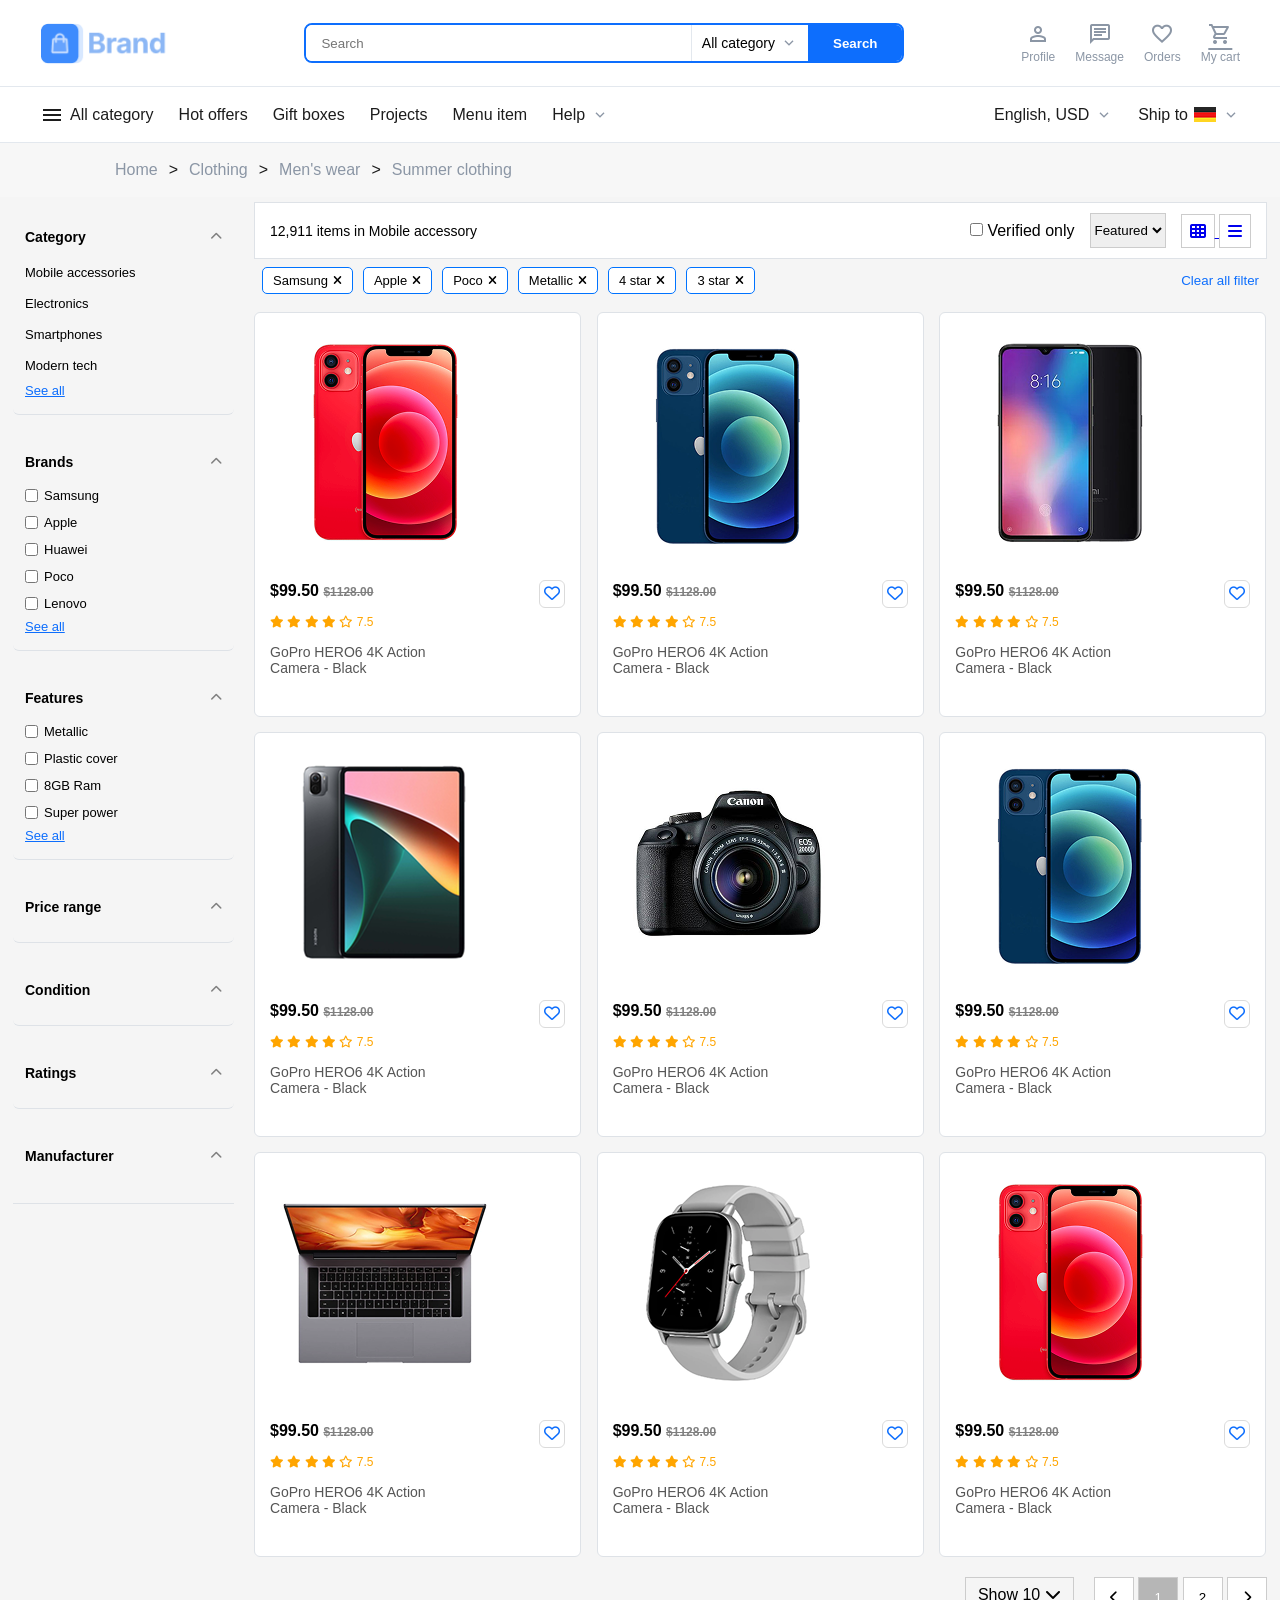
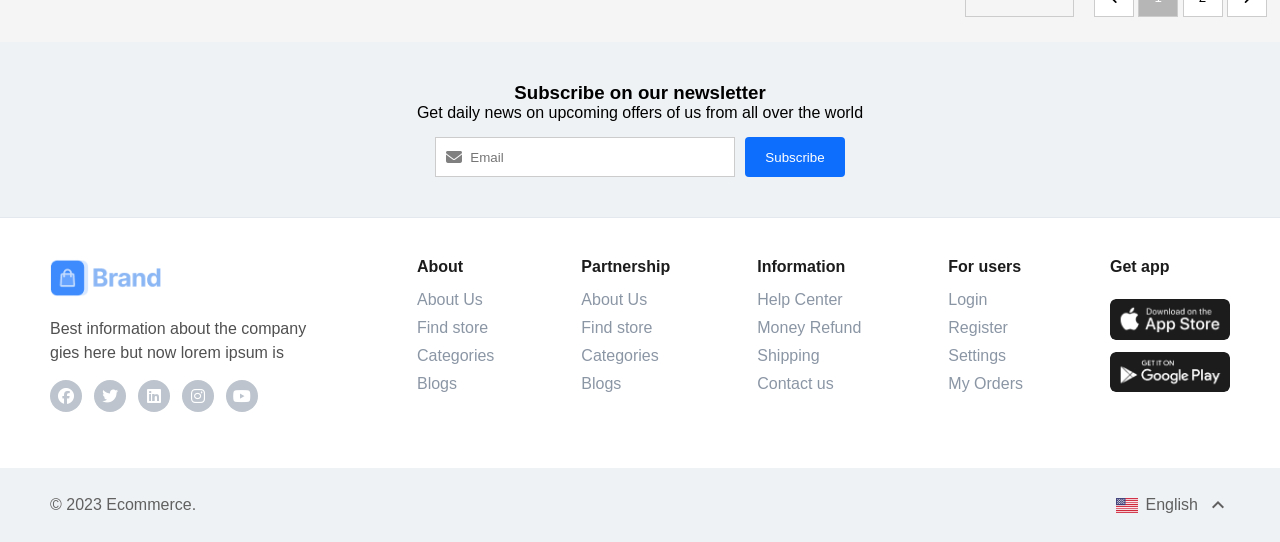
<file: products2.html>
<!DOCTYPE html>
<html lang="en">

<head>
    <meta charset="UTF-8">
    <meta name="viewport" content="width=device-width, initial-scale=1.0">
    <link rel="stylesheet" href="css/style.css">
    <link
      rel="stylesheet"
      href="https://fonts.googleapis.com/css2?family=Material+Symbols+Outlined:opsz,wght,FILL,GRAD@24,400,1,0"
    />
    <link
      rel="stylesheet"
      href="https://cdnjs.cloudflare.com/ajax/libs/font-awesome/6.5.1/css/all.min.css"
    />
    <title>ecommerce</title>
</head>

<body>
<header class="header-wrapper">
      <div class="main-header">
        <div class="header-container">
          <div class="logo">
            <img src="assets/assets/Layout/Brand/logo-colored.png" alt="Brand Logo" />
          </div>

          <div class="search-container">
            <input type="text" placeholder="Search" class="search-input" />
            <div class="category-select">
              <span>All category</span>
              <span class="material-symbols-outlined expand-icon"
                >expand_more</span
              >
            </div>
            <button class="search-btn">Search</button>
          </div>

          <nav class="user-nav">
            <div class="nav-item">
              <span class="material-symbols-outlined colored-icon">person</span>
              <span class="colored-text">Profile</span>
            </div>
            <div class="nav-item">
              <span class="material-symbols-outlined colored-icon">chat</span>
              <span class="colored-text">Message</span>
            </div>
            <div class="nav-item">
              <span class="material-symbols-outlined colored-icon"
                >favorite</span
              >
              <span class="colored-text">Orders</span>
            </div>
            <div class="nav-item">
              <a href="cart.html" class="material-symbols-outlined colored-icon"
                >shopping_cart</a >
              <span class="colored-text">My cart</span>
            </div>
          </nav>
        </div>
      </div>

      <nav class="secondary-nav">
        <div class="container nav-flex">
          <div class="nav-left">
            <div class="menu-item all-cat">
              <span class="material-symbols-outlined">menu</span>
              <span>All category</span>
            </div>
            <a href="#" class="menu-link">Hot offers</a>
            <a href="#" class="menu-link">Gift boxes</a>
            <a href="#" class="menu-link">Projects</a>
            <a href="#" class="menu-link">Menu item</a>
            <div class="menu-item dropdown">
              <span>Help</span>
              <span class="material-symbols-outlined expand-icon"
                >expand_more</span
              >
            </div>
          </div>

          <div class="nav-right">
            <div class="menu-item dropdown">
              <span>English, USD</span>
              <span class="material-symbols-outlined expand-icon"
                >expand_more</span
              >
            </div>
            <div class="menu-item dropdown">
              <span>Ship to</span>
              <img
                src="assets/assets/Layout1/Image/flags/DE@2x.png"
                alt="Flag"
                class="nav-flag"
              />
              <span class="material-symbols-outlined expand-icon"
                >expand_more</span
              >

              <ul class="dropdown-content">
                <li><img src="assets/assets/Layout1/Image/flags/AE@2x.png" /></li>
                <li><img src="assets/assets/Layout1/Image/flags/DK@2x.png" /></li>
                <li><img src="assets/assets/Layout1/Image/flags/CN@2x.png" /></li>
              </ul>
            </div>
          </div>
        </div>
      </nav>
    </header>
    <div class="breadcrumb">
      <div class="breadcrumb-item">
        
  <a href="index.html" >Home</a> > 
  <a href="products.html" >Clothing</a> 
  > <a href="products.html" >Men's wear</a> >
   <a href="products.html" >Summer clothing</a>
      </div>
</div>
<div class="page-container">

 <div class="filter-sidebar">
  <!-- CATEGORY -->
  <div class="filter-box">
    <div class="filter-header">
      <h4>Category</h4>
      <i class="fas fa-chevron-up"></i>
    </div>

    <p>Mobile accessories</p>
    <p>Electronics</p>
    <p>Smartphones</p>
    <p>Modern tech</p>
    <a href="#" class="see-all">See all</a>
  </div>

  <!-- BRANDS -->
  <div class="filter-box">
    <div class="filter-header">
      <h4>Brands</h4>
      <i class="fas fa-chevron-up"></i>
    </div>

    <label><input type="checkbox"> Samsung</label>
    <label><input type="checkbox"> Apple</label>
    <label><input type="checkbox"> Huawei</label>
    <label><input type="checkbox"> Poco</label>
    <label><input type="checkbox"> Lenovo</label>

    <a href="#" class="see-all">See all</a>
  </div>

  <!-- FEATURES -->
  <div class="filter-box">
    <div class="filter-header">
      <h4>Features</h4>
      <i class="fas fa-chevron-up"></i>
    </div>

    <label><input type="checkbox"> Metallic</label>
    <label><input type="checkbox"> Plastic cover</label>
    <label><input type="checkbox"> 8GB Ram</label>
    <label><input type="checkbox"> Super power</label>

    <a href="#" class="see-all">See all</a>
  </div>

  <!-- PRICE -->
  <div class="filter-box">
    <div class="filter-header">
      <h4>Price range</h4>
      <i class="fas fa-chevron-up"></i>
    </div>
  </div>

  <!-- CONDITION -->
  <div class="filter-box">
    <div class="filter-header">
      <h4>Condition</h4>
      <i class="fas fa-chevron-up"></i>
    </div>
  </div>

  <!-- RATINGS -->
  <div class="filter-box">
    <div class="filter-header">
      <h4>Ratings</h4>
      <i class="fas fa-chevron-up"></i>
    </div>

  </div>
    <div class="filter-box">
    <div class="filter-header">
      <h4>Manufacturer</h4>
      <i class="fas fa-chevron-up"></i>
    </div>
    
  </div>
  </div>
<!-- RIGHT CONTENT -->
  <div class="content">

    <!-- TOP BAR -->
    <div class="content-top">
      <p class="result-text">12,911 items in Mobile accessory</p>

      <div class="content-actions">
        <label class="verified">
          <input type="checkbox"> Verified only
        </label>

        <select class="featured">
          <option>Featured</option>
        </select>

        <div class="view-icons">
          <a  href="products2.html" > 
            <i class="fas fa-th"></i>
          </a>
          <a  href="products.html" > 
            <i class="fas fa-bars"></i>
          </a>
        </div>
      </div>
    </div>
    <div class="filters-applied">
  <div class="tag">Samsung <i class="fas fa-times"></i></div>
  <div class="tag">Apple <i class="fas fa-times"></i></div>
  <div class="tag">Poco <i class="fas fa-times"></i></div>
    <div class="tag">Metallic <i class="fas fa-times"></i></div>
  <div class="tag">4 star <i class="fas fa-times"></i></div>
      <div class="tag">3 star <i class="fas fa-times"></i></div>


  <button class="clear-btn">Clear all filter</button>
</div>
    <!-- PRODUCTS -->
<div class="grid-products">

  <!-- CARD -->
  <div class="grid-card">
    <img src="assets/assets/Image/tech/33.png">
    <h4>$99.50 <span>$1128.00</span></h4>
    <div class="fav1">
          <i class="far fa-heart"></i>
        </div>
    <div class="rating">
            <i class="fas fa-star"></i>
            <i class="fas fa-star"></i>
            <i class="fas fa-star"></i>
            <i class="fas fa-star"></i>
            <i class="fa-regular fa-star"></i>
             <span style="color: orange;">7.5</span></div>
    <p>GoPro HERO6 4K Action <br>Camera - Black</p>
    
  </div>

  <div class="grid-card">
    <img src="assets/assets/Image/tech/4.png">
    <h4>$99.50 <span>$1128.00</span></h4>
    <div class="fav1">
          <i class="far fa-heart"></i>
        </div>
    <div class="rating">
            <i class="fas fa-star"></i>
            <i class="fas fa-star"></i>
            <i class="fas fa-star"></i>
            <i class="fas fa-star"></i>
            <i class="fa-regular fa-star"></i>
             <span style="color: orange;">7.5</span></div>
    <p>GoPro HERO6 4K Action <br>Camera - Black</p>
  </div>
<div class="grid-card">
    <img src="assets/assets/Image/tech/23.png">
    <h4>$99.50 <span>$1128.00</span></h4>
    <div class="fav1">
          <i class="far fa-heart"></i>
        </div>
    <div class="rating">
            <i class="fas fa-star"></i>
            <i class="fas fa-star"></i>
            <i class="fas fa-star"></i>
            <i class="fas fa-star"></i>
            <i class="fa-regular fa-star"></i>
             <span style="color: orange;">7.5</span></div>
    <p>GoPro HERO6 4K Action <br>Camera - Black</p>
  </div>
  <div class="grid-card">
    <img src="assets/assets/Image/tech/32.png">
    <h4>$99.50 <span>$1128.00</span></h4>
    <div class="fav1">
          <i class="far fa-heart"></i>
        </div>
    <div class="rating">
            <i class="fas fa-star"></i>
            <i class="fas fa-star"></i>
            <i class="fas fa-star"></i>
            <i class="fas fa-star"></i>
            <i class="fa-regular fa-star"></i>
             <span style="color: orange;">7.5</span></div>
    <p>GoPro HERO6 4K Action <br>Camera - Black</p>
  </div>
  <div class="grid-card">
    <img src="assets/assets/Image/tech/6.png">
    <h4>$99.50 <span>$1128.00</span></h4>
    <div class="fav1">
          <i class="far fa-heart"></i>
        </div>
    <div class="rating">
            <i class="fas fa-star"></i>
            <i class="fas fa-star"></i>
            <i class="fas fa-star"></i>
            <i class="fas fa-star"></i>
            <i class="fa-regular fa-star"></i>
             <span style="color: orange;">7.5</span></div>
    <p>GoPro HERO6 4K Action <br>Camera - Black</p>
  </div>
  <div class="grid-card">
    <img src="assets/assets/Image/tech/4.png">
    <h4>$99.50 <span>$1128.00</span></h4>
    <div class="fav1">
          <i class="far fa-heart"></i>
        </div>
    <div class="rating">
            <i class="fas fa-star"></i>
            <i class="fas fa-star"></i>
            <i class="fas fa-star"></i>
            <i class="fas fa-star"></i>
            <i class="fa-regular fa-star"></i>
             <span style="color: orange;">7.5</span></div>
    <p>GoPro HERO6 4K Action <br>Camera - Black</p>
  </div>
  <div class="grid-card">
    <img src="assets/assets/Image/tech/34.png">
    <h4>$99.50 <span>$1128.00</span></h4>
    <div class="fav1">
          <i class="far fa-heart"></i>
        </div>
    <div class="rating">
            <i class="fas fa-star"></i>
            <i class="fas fa-star"></i>
            <i class="fas fa-star"></i>
            <i class="fas fa-star"></i>
            <i class="fa-regular fa-star"></i>
             <span style="color: orange;">7.5</span></div>
    <p>GoPro HERO6 4K Action <br>Camera - Black</p>
  </div>
  <div class="grid-card">
    <img src="assets/assets/Image/tech/8.png">
    <h4>$99.50 <span>$1128.00</span></h4>
    <div class="fav1">
          <i class="far fa-heart"></i>
        </div>
    <div class="rating">
            <i class="fas fa-star"></i>
            <i class="fas fa-star"></i>
            <i class="fas fa-star"></i>
            <i class="fas fa-star"></i>
            <i class="fa-regular fa-star"></i>
             <span style="color: orange;">7.5</span></div>
    <p>GoPro HERO6 4K Action <br>Camera - Black</p>
  </div>
  <div class="grid-card">
    <img src="assets/assets/Image/tech/33.png">
    <h4>$99.50 <span>$1128.00</span></h4>
    <div class="fav1">
          <i class="far fa-heart"></i>
        </div>
    <div class="rating">
            <i class="fas fa-star"></i>
            <i class="fas fa-star"></i>
            <i class="fas fa-star"></i>
            <i class="fas fa-star"></i>
            <i class="fa-regular fa-star"></i>
             <span style="color: orange;">7.5</span></div>
    <p>GoPro HERO6 4K Action <br>Camera - Black</p>
  </div>
  </div>
  <!-- PAGINATION -->
     
       <div class="pagination">
      <div class="show">
        Show 10 <i class="fas fa-chevron-down"></i>
      </div>

      <div class="pages">
        <button><i class="fas fa-chevron-left"></i></button>
        <button class="active">1</button>
        <button>2</button>
        <button><i class="fas fa-chevron-right"></i></button>
    </div>
   </div>
</div>
</div>
<!-- ===== NEWSLETTER ===== -->
  <div class="newsletter">
    <div class="newsletter-box">
      <h3>Subscribe on our newsletter</h3>
      <p>Get daily news on upcoming offers of us from all over the world</p>

      <div class="news-form">
        <div class="input-box">
          <i class="fas fa-envelope"></i>
          <input type="email" placeholder="Email">
        </div>
        <button>Subscribe</button>
      </div>
    </div>
  </div>
<!-- ===== FOOTER ===== -->
   <footer class="main-footer">
      <div class="footer-container">
        <div class="footer-col brand-info">
          <img
            src="assets/assets/Layout/Brand/logo-colored.png"
            alt="Brand Logo"
            class="footer-logo"
          />
          <p class="brand-desc">
            Best information about the company gies here but now lorem ipsum is
          </p>
          <div class="social-icons">
            <a href="#"><i class="fa-brands fa-facebook"></i></a>
            <a href="#"><i class="fa-brands fa-twitter"></i></a>
            <a href="#"><i class="fa-brands fa-linkedin"></i></a>
            <a href="#"><i class="fa-brands fa-instagram"></i></a>
            <a href="#"><i class="fa-brands fa-youtube"></i></a>
          </div>
        </div>

        <div class="footer-col">
          <h4>About</h4>
          <ul>
            <li><a href="#">About Us</a></li>
            <li><a href="#">Find store</a></li>
            <li><a href="#">Categories</a></li>
            <li><a href="#">Blogs</a></li>
          </ul>
        </div>

        <div class="footer-col">
          <h4>Partnership</h4>
          <ul>
            <li><a href="#">About Us</a></li>
            <li><a href="#">Find store</a></li>
            <li><a href="#">Categories</a></li>
            <li><a href="#">Blogs</a></li>
          </ul>
        </div>

        <div class="footer-col">
          <h4>Information</h4>
          <ul>
            <li><a href="#">Help Center</a></li>
            <li><a href="#">Money Refund</a></li>
            <li><a href="#">Shipping</a></li>
            <li><a href="#">Contact us</a></li>
          </ul>
        </div>

        <div class="footer-col">
          <h4>For users</h4>
          <ul>
            <li><a href="#">Login</a></li>
            <li><a href="#">Register</a></li>
            <li><a href="#">Settings</a></li>
            <li><a href="#">My Orders</a></li>
          </ul>
        </div>

        <div class="footer-col app-links">
          <h4>Get app</h4>
          <a href="#"
            ><img
              src="assets/assets/Layout/Misc/market-button.png"
              alt="App Store"
              class="store-img"
          /></a>
          <a href="#"
            ><img
              src="assets/assets/Layout/Misc/Group.png"
              alt="Google Play"
              class="store-img"
          /></a>
        </div>
      </div>

      <div class="footer-bottom">
        <div class="bottom-container">
          <p>© 2023 Ecommerce.</p>
          <div class="lang-select">
            <img
              src="assets/assets/Layout1/Image/flags/US@2x.png"
              alt="US"
              class="mini-flag"
            />
            <span>English</span>
            <span class="material-symbols-outlined">expand_less</span>
          </div>
        </div>
      </div>
    </footer>
    <script>
document.querySelectorAll(".filter-header").forEach(h => {
  h.addEventListener("click", () => {
    h.parentElement.classList.toggle("hide");
  });
});

    </script>
    
</body>
</html>
</file>
<file: css/style.css>
body {
  margin: 0;
  font-family: Arial;
  background-color: rgb(245, 245, 245); 
  display: flex;
    flex-direction: column;
    min-height: 100vh;
}

* {
    margin: 0;
    padding: 0;
    box-sizing: border-box;
    font-family: 'Arial', sans-serif; 
}

:root {
    --primary-blue: #0D6EFD;
    --border-color: #E3E8EE;
    --text-gray: #8B96A5;
    --dark-text: #1C1C1C;
}

.header-wrapper {
    width: 100%;
    display: block; 
    background: #FFFFFF;
    border-bottom: 1px solid var(--border-color);
    position: sticky;
    top: 0;
    z-index: 1000; 
}

.main-header {
    width: 100%;
    height: 86px;
    display: flex;
    justify-content: center;
    align-items: center;
}

.header-container {
    width: 100%;
    max-width: 1440px;
    padding: 0 40px;
    display: flex;
    justify-content: space-between;
    align-items: center;
}

.logo img {
    height: 45px;
    display: block;
}

.search-container {
    display: flex;
    border: 2px solid var(--primary-blue);
    border-radius: 8px;
    overflow: hidden;
    height: 40px;
    width: 600px;
}

.search-input {
    border: none;
    padding: 0 15px;
    flex-grow: 1;
    outline: none;
}

.category-select {
    border-left: 1px solid var(--border-color);
    display: flex;
    align-items: center;
    padding: 0 10px;
    gap: 5px;
    font-size: 14px;
    background: #fff;
    cursor: pointer;
}

.search-btn {
    background: var(--primary-blue);
    color: white;
    border: none;
    padding: 0 25px;
    font-weight: 600;
    cursor: pointer;
}

/* USER NAV */
.user-nav {
    display: flex;
    gap: 20px;
}

.nav-item {
    display: flex;
    flex-direction: column;
    align-items: center;
    cursor: pointer;
}

.colored-icon {
    color: var(--text-gray);
    font-size: 24px !important;
    margin-bottom: 4px;
}

.colored-text {
    color: var(--text-gray);
    font-size: 12px;
}

.secondary-nav {
    width: 100%;
    height: 56px;
    border-top: 1px solid var(--border-color);
    display: flex;
    justify-content: center;
}

.container {
    width: 100%;
    max-width: 1440px;
    padding: 0 40px;
}

.nav-flex {
    display: flex;
    justify-content: space-between;
    align-items: center;
    height: 100%;
}

.nav-left, .nav-right {
    display: flex;
    align-items: center;
    gap: 25px;
}

.menu-item, .menu-link {
    display: flex;
    align-items: center;
    gap: 6px;
    text-decoration: none;
    color: var(--dark-text);
    font-size: 16px;
    font-weight: 500;
    cursor: pointer;
}

.menu-link:hover, .menu-item:hover {
    color: var(--primary-blue);
}

.expand-icon {
    font-size: 18px !important;
    color: var(--text-gray);
}

.nav-flag {
    width: 22px;
    height: 15px;
    object-fit: cover;
}

.dropdown {
    position: relative; 
}

.dropdown-content {
    display: none;      
    position: absolute;
    top: 100%;        
    left: 0;
    background-color: #ffffff;
    min-width: 150px;
    box-shadow: 0px 8px 16px rgba(0,0,0,0.1); 
    border: 1px solid #E3E8EE;
    border-radius: 4px;
    z-index: 100;       
    list-style: none;
    padding: 10px 0;
}

.dropdown:hover .dropdown-content {
    display: block;
}

.dropdown-content li {
    padding: 10px 15px;
    display: flex;
    align-items: center;
    gap: 10px;
    font-size: 14px;
    color: #1C1C1C;
    transition: background 0.2s;
}

.dropdown-content li:hover {
    background-color: #F7F8F9;
    color: #0D6EFD;
}

.dropdown-content li img {
    width: 30px;     
    height: 18px;  
    object-fit: cover; 
    border-radius: 2px; 
    border: 1px solid #E3E8EE; 
}

.main-container {
  width: 1254px;
  height: 400px;
  border-radius: 6px;
  border: 1px solid #ccc;
  margin: 20px auto;
  display: grid;
  grid-template-columns: 250px 665px 200px;
  gap: 20px;
  align-items: start;
  background-color: white;
}

.sidebar {
background-color: white;
  padding: 10px;
  border-radius: 6px;
  width: 250px;
  height: 360px;
}


.sidebar p {
  padding: 10px;
  margin: 0;
  cursor: pointer;
  border-radius: 6px;
  
}

.sidebar p:hover {
  background: #e3f0ff;
}

.sidebar .active {
  background: #dbeafe;
}

/* BANNER */
.banner {
  width: 665px;
  height: 360px;
  border-width: 1px;
  background: url('../assets/assets/Image/backgrounds/Banner-board.png') no-repeat center/cover;
  border-radius: 6px;
  display: flex;
  background-color: white;
  margin-top: 10px;
  }

.banner-text h3 {
  margin: 0;
  align-self: flex-start;
  margin-top: 50px;
  margin-left: 40px;

}

.banner-text h1 {
  margin: 10px 0;
  margin-left: 40px;
}

.banner-text button {
  padding: 8px 15px;
  border: none;
  border-radius: 6px;
  margin-left: 40px;
  
}

.right-section {
  display: flex;
  flex-direction: column;
  gap: 10px;
  margin-left: 10px;
  border-radius: 6px;
  margin-top: 10px;
}

.profile-box {
  background: #f0f7ff;
  padding: 15px;
  border-radius: 6px;
  width: 250px;
  height: 180px;
  align-items: space-between;
}
.btn-row {
  display: flex;
  flex-direction: column;
  gap: 10px;
}
.profile-top {
  display: flex;
  gap: 10px;
  align-items: center;
  padding-bottom: 15px;
}

.avatar {
  width: 44px;
}

/* BUTTONS */
.btn-primary {
  width: 100%;
  height: 30px;
  margin-top: 10px;
  border-radius: 6px;
  border: none;
  color: white;
  background: linear-gradient(180deg, #127FFF 0%, #0067FF 100%);
}

.btn-light {
  width: 100%;
  height: 30px;
  margin-top: 5px;
  border-radius: 6px;
  border: 1px solid #ddd;
}

.offer-box {
  background: #F38332;
  color: white;
  padding: 15px;
  border-radius: 6px;
  width: 250px;
  height: 80px;
}

.quote-box {
  background: #55BDC3;
  color: white;
  padding: 15px;
  border-radius: 6px;
  width: 250px;
  height: 80px;
}

.deals-section {
  width: 1254px;
  height: 240px;
  margin: 20px auto;
  display: flex;
  background: white;
  border-radius: 6px;
  border: 1px solid #ccc;
  background-color: white;
}
.deals-header {
  display: flex;
  width: 330px;
  height: 257px;
}

.deal-timer {
  width: 198px;
  padding: 15px;
}

.timer-box {
  display: flex;
  gap: 5px;
  margin-top: 10px;
}

.timer-box div {
  background: #444;
  color: white;
  padding: 6px;
  border-radius: 4px;
  font-size: 12px;
}

.deal-items {
  display: flex;
  flex: 1;
}

.item {
  text-align: center;
  border-left: 1px solid #eee;
  padding: 10px;
  width: 179px;
  height: 235px;
}

.item img {
  width: 100px;
  height: 120px;
}

.item span {
  display: inline-block;
  background: #ffe5e5;
  color: red;
  padding: 3px 6px;
  border-radius: 10px;
}

/* BLOCK */
.block-section {
  width: 1253px;
  height: 257px;
  margin: 20px auto;
  display: flex;
  background: white;
  border-radius: 6px;
  border: 1px solid #ccc;
 }

.block-left {
  width: 380px;
  padding: 20px;
  background: #f5f5f5;
  background: url('../assets/assets/Image/backgrounds/969.png') no-repeat center;
  background-size: 100% 100%;
}

.block-left.second {
  width: 380px;
  padding: 20px;
  background: #eaf2ff;
   background: url('../assets/assets/Image/backgrounds/98.png') no-repeat center;
  background-size: 100% 100%;
}


.block-items {
  display: grid;
  grid-template-columns: repeat(4, 1fr);
  flex: 1;
}

.card {
  width: 223px;
  height: 128px;
  display: flex;
  justify-content: space-between;
  align-items: center;
  padding: 10px;
  border-left: 1px solid #eee;
  border-bottom: 1px solid #eee;
}

/* TEXT */
.text {
  font-size: 14px;
}

.text span {
  font-size: 12px;
  color: gray;
}

/* IMAGE RIGHT SIDE */
.card img {
  width: 70px;
  height: 70px;
  object-fit: contain;
}

.inquiry-section {
  width: 1254px;
  height: 420px;
  margin: 20px auto;
  border-radius: 6px;
  display: flex;
  justify-content: space-between;
  align-items: center;
  padding: 40px  ;
  background: url('../assets/assets/Image/backgrounds/982.png') center/cover;
  color: white;
}

.inquiry-left {
  width: 440px;
  
}
.inquiry-left h2 {
  margin: 0 0 10px;
}

/* RIGHT FORM */
.inquiry-form {
  width: 500px;
  height: 346px;
  background: white;
  color: black;
  padding: 20px;
  border-radius: 6px;
  align-items: space-between;
  gap:10px;
}
.inquiry-form h3 {
  margin: 0 0 15px;
}
.inquiry-form input,
.inquiry-form textarea,
.inquiry-form select {
  width: 460px;
  margin-bottom: 20px;
  padding: 10px;
}

.form-row {
  display: flex;
  gap: 10px;
}

.inquiry-form button {
  background: #0d6efd;
  color: white;
  border: none;
  padding: 10px;
  border-radius: 6px;
}
.recommend-section {
  width: 1254px;
  margin: 20px auto;
}

.recommend-section h3 {
  margin-bottom: 20px;
}

.recommend-grid {
  display: grid;
  grid-template-columns: repeat(5, 1fr);
  gap: 15px;
}

.rec-card {
  background: white;
  padding: 15px;
  border-radius: 6px;
  text-align: left;
}

.rec-card img {
  width: 100%;
  height: 150px;
  object-fit: contain;
}

.rec-card h4 {
  margin: 10px 0 5px;
}

.rec-card p {
  font-size: 13px;
  color: gray;
}
.service-section {
  width: 1254px;
  margin: 30px auto;
}
.service-section h3 {
  margin-bottom: 20px;
}
.service-grid {
  display: grid;
  grid-template-columns: repeat(4, 1fr);
  gap: 20px;
}

.service-card {
  border-radius: 6px;
  overflow: hidden;
  position: relative;
}

.service-icon {
  position: absolute;
  right: 15px;
  top: 90px;
  width: 40px;
  height: 40px;
  background: #e3f0ff;
  border-radius: 50%;
  display: flex;
  align-items: center;
  justify-content: center;
}

.service-card img {
  width: 100%;
  height: 120px;
  object-fit: cover;
  opacity: 1 !important; 
  filter: none !important;
}

.service-card p {
  margin: 0px;
  background: white;
  padding: 10px;
}
.country-section {
  width: 1254px;
  margin: 30px auto;
  padding-bottom: 10px;
}
.country-section h3 {
  margin-bottom: 20px;
}
.country-grid {
  display: grid;
  grid-template-columns: repeat(5, 1fr);
  gap: 10px;
}
.country-item {
  display: flex;
  align-items: center;
  gap: 10px;
}

.country-item span {
  font-size: 12px;
  color: gray;
  
}
.newsletter {
  background: #EFF2F4;
  padding: 40px 0;
  text-align: center;
}

/* center content */
.newsletter-box {
  width: 600px;
  margin: auto;
}

/* form row */
.news-form {
  display: flex;
  justify-content: center;
  gap: 10px;
  margin-top: 15px;
}

/* input with icon */
.input-box {
  display: flex;
  align-items: center;
  border: 1px solid #ccc;
  background: white;
  padding: 0 10px;
  height: 40px;
  width: 300px;
}

.input-box i {
  color: gray;
  margin-right: 8px;
}

.input-box input {
  border: none;
  outline: none;
  flex: 1;
}

.news-form button {
  height: 40px;
  padding: 0 20px;
  background: #0d6efd;
  color: white;
  border: none;
  border-radius: 4px;
}
.main-footer {
    width: 100%;
    background: #FFFFFF;
    margin-top: auto; 
    border-top: 1px solid #E3E8EE;
}

.footer-container {
    max-width: 1180px; 
    height: 250px; 
    margin: 0 auto;
    display: flex;
    justify-content: space-between;
    padding-top: 40px;
}

.footer-col h4 {
    font-size: 16px;
    font-weight: 600;
    color: #1C1C1C;
    margin-bottom: 15px;
}

.footer-col ul {
    list-style: none;
}

.footer-col ul li {
    margin-bottom: 10px;
}

.footer-col ul li a {
    text-decoration: none;
    color: #8B96A5;
    font-size: 16px;
    transition: color 0.3s;
}

.footer-col ul li a:hover {
    color: #0D6EFD;
}

.brand-info {
    width: 280px;
}

.footer-logo {
    height: 40px;
    margin-bottom: 15px;
}

.brand-desc {
    color: #505050;
    font-size: 16px;
    line-height: 24px;
    margin-bottom: 15px;
}

.social-icons {
    display: flex;
    gap: 10px;
}

.social-icons img {
    width: 30px;
    height: 30px;
    filter: grayscale(1); 
    opacity: 0.6;
}

/* App Store Images */
.app-links {
    display: flex;
    flex-direction: column;
    gap: 8px;
}

.store-img {
    width: 120px;
    border-radius: 6px;
}

/* FOOTER BOTTOM BAR */
.footer-bottom {
    width: 100%;
    height: 74px; 
    background: #EFF2F4;
    display: flex;
    justify-content: center;
    align-items: center;
}

.bottom-container {
    width: 1180px;
    display: flex;
    justify-content: space-between;
    align-items: center;
    color: #606060;
    font-size: 16px;
}

.lang-select {
    display: flex;
    align-items: center;
    gap: 8px;
    cursor: pointer;
}

.mini-flag {
    width: 22px;
    height: 15px;
}

.social-icons {
    display: flex;
    gap: 12px;
    margin-top: 15px;
}

.social-icons a {
    display: flex;
    align-items: center;
    justify-content: center;
    width: 32px; 
    height: 32px;
    background-color: #BDC4CD; 
    border-radius: 50%; 
    text-decoration: none;
    transition: all 0.3s ease;
}

.social-icons a i {
    color: #FFFFFF; 
    font-size: 16px;
}

.social-icons a:hover {
    background-color: #0D6EFD; 
}

.social-icons a:hover i {
    color: #FFFFFF;
}
.breadcrumb {
  width: 100%;
  height: 54px;
  background: #f7f7f7;
  display: flex;
  align-items: center;
  gap: 6px;
}
.breadcrumb-item {
  display: flex;
    align-items: center;
    gap: 6px;
    text-decoration: none;
    color: var(--dark-text);
    font-size: 16px;
    font-weight: 500;
    cursor: pointer;
    padding-left: 110px;
}
.breadcrumb a {
  color: #8B96A5;
  text-decoration: none;
  margin: 0 5px;
}
.breadcrumb a:hover {
  color: #0d6efd;
}
.breadcrumb span {
  margin-left: 5px;
  color: #1C1C1C;
}
.page-container {
  width: 1254px;
  margin: 5px auto;
  display: flex;
  gap: 20px;
  align-items: flex-start;
}

.filter-sidebar {
  width: 240px;
  border-bottom: 1px solid #DEE2E7; 
}

.filter-box {
  border-radius: 6px;
  margin-bottom: 12px;
  background: transparent;   
  border: none;              
  border-bottom: 1px solid #DEE2E7;
  padding: 15px 0;
}
.filter-box:last-child {
  border-bottom: none;
  border:none;
}
  
.filter-header {
  display: flex;
  justify-content: space-between;
  align-items: center;
  padding: 12px;
}

.filter-header h4 {
  margin: 0;
  font-size: 14px;
}

.filter-header i {
  font-size: 12px;
  color: gray;
}

.filter-box p {
  margin: 0;
  padding: 8px 12px;
  font-size: 13px;
}
.filter-box a {
  margin: 0;
  padding: 8px 12px;
  font-size: 13px;
  }
  
.see-all {
  color: #0d6efd;
  font-size: 13px;
}

.price-inputs {
  display: flex;
  gap: 10px;
  padding: 10px 12px;
}

.price-inputs input {
  width: 80px;
  padding: 6px;
  border: 1px solid #ccc;
}

/* BUTTON */
.apply-btn {
  margin: 10px 12px;
  width: calc(100% - 24px);
  padding: 6px;
  background: white;
  border: 1px solid #DEE2E7;
  color: #0d6efd;
  border-radius: 4px;
}

/* LABELS */
.filter-box label {
  display: flex;
  align-items: center;
  gap: 6px;
  padding: 6px 12px;
  font-size: 13px;
}

/* STARS */
.fa-star {
  color: #FFA500;
  font-size: 12px;
}
.hide p,
.hide label,
.hide .price-inputs,
.hide input[type="range"],
.hide button {
  display: none;
}
/* RIGHT SIDE */
.content {
  width: 1100px;

}

/* TOP BAR */
.content-top {
  width: 100%;
  display: flex;
  justify-content: space-between;
  align-items: center;
  border: 1px solid #DEE2E7;
  padding: 10px 15px;
  background: white;
}

.result-text {
  font-size: 14px;
}

.content-actions {
  display: flex;
  align-items: center;
  gap: 15px;
}

.featured {
  height: 35px;
  border: 1px solid #ccc;
}

.view-icons i {
  padding: 8px;
  border: 1px solid #ccc;
  cursor: pointer;
}

/* PRODUCT LIST */
.product-list {
  margin-top: 15px;
}

.product-card {
  width: 100%;
  height: 183px;
  display: flex;
  gap: 15px;
  border: 1px solid #DEE2E7;
  padding: 15px;
  margin-bottom: 10px;
  background: white;
  position: relative;
}

.product-card img {
  width: 160px;
  height: 100%;
  object-fit:fill;
  
}

.product-info h4 {
  margin-top: 5px;
  color: #1C1C1C;
  padding-bottom: 10px;
}
.product-info p {
  margin: 5px 0;
  color: gray;
  padding-top: 10px;
  font-size: 13px;
  font-weight: 400;
}
.price {
  font-weight: bold;
  padding-bottom: 10px;
}

.old {
  text-decoration: line-through;
  color: gray;
  font-size: 12px;
}

.rating {
  font-size: 12px;
  margin: 5px 0;
}

.fa-star {
  color: orange;
}

.green {
  color: green;
  margin-left: 10px;
}


.product-info a {
  color: #0d6efd;
  font-size: 13px;
}

.fav {
  position: absolute;
  right: 15px;
  top: 15px;
  color: #0d6efd;
  cursor: pointer;
}
.fav1 {
  position: absolute;
  right: 15px;
  top: 267px;
  color: #0d6efd;
  cursor: pointer;
  border-radius: 6px;
  border: 1px solid rgb(219, 219, 219) ;
  padding: 4px 4px 4px 4px;
}
/* PAGINATION */
.pagination {
  width: 100%;
  display: flex;
  justify-content: flex-end;
  gap: 20px;
  margin-top: 20px;
  margin-bottom: 20px;
}

.pages button:hover {
  background: rgb(182, 182, 182);
  color: white;
}

.show {
  border: 1px solid #ccc;
  padding: 8px 12px;
}

.pages button {
  width: 40px;
  height: 40px;
  border: 1px solid #ccc;
  background: white;
}

.pages .active {
  background: rgb(182, 182, 182);
  color: white;
}
.filters-applied {
  display: flex;
  gap: 10px;
  align-items: center;
  flex-wrap: wrap;
  padding: 8px;
}

.tag {
  background: #ffffff;
  padding: 5px 10px;
  border-radius: 5px;
  font-size: 13px;
  display: flex;
  gap: 5px;
  align-items: center;
  cursor: pointer;
  border: 1px solid #0073ff
}

.tag i {
  font-size: 12px;
}

.clear-btn {
  margin-left: auto;
  background: none;
  border: none;
  color: #0d6efd;
  cursor: pointer;
}
.grid-products {
  display: grid;
  grid-template-columns: repeat(3, 1fr);
  gap: 15px;
  margin-top: 10px;
}

.grid-card {
  background: white;
  border: 1px solid #DEE2E7;
  border-radius: 6px;
  padding: 15px;
  text-align: flex-start;
  position: relative;
width: 327px;
height: 405px;
}

.grid-card img {
 width: 230px;
  height: 230px;
 object-fit: fill;
}

.grid-card h4 {
  margin: 10px 0 5px;
  padding-top: 10px;
  padding-bottom: 10px;
}

.grid-card h4 span {
  text-decoration: line-through;
  color: gray;
  font-size: 12px;
}

.grid-card p {
  font-size: 14px;
  color: #555;
  padding-top: 10px;
}
.content-main {
  width: 1180px;
  height: 500px;
  margin: 20px auto;
  display: flex;
  gap: 20px;
  background: white;
  padding: 20px;
  border: 1px solid #DEE2E7;
  border-radius: 6px;
}

/* LEFT */
.image-section {
  width: 380px;
}

.main-img {
  width: 380px;
  height: 380px;
  border: 1px solid #DEE2E7;
  border-radius: 6px;
  display: flex;
  align-items: center;
  justify-content: center;
}

.main-img img {
  width: 345px;
  height: 345px;
  object-fit: contain;
}

/* GALLERY */
.gallery {
  display: flex;
  gap: 8px;
  margin-top: 10px;
}

.gallery img {
  width: 56px;
  height: 56px;
  border: 1px solid #ccc;
  cursor: pointer;
}

/* CENTER */
.product-info-detail {
  width: 430px;
  
}

.product-info-detail h2 {
  margin-top: 10px;
  font-size: 20px;
  margin-bottom: 10px;
}

/* STOCK */
.stock {
  color: green;
  font-size: 14px;
  display: flex;
  align-items: center;
  gap: 5px;
}

/* RATING LINE */
.rating-line {
  display: flex;
  gap: 12px;
  align-items: center;
  font-size: 13px;
  margin-bottom: 10px;
}

.stars i {
  color: orange;
  font-size: 12px;
}

.score {
  color: #ff9017;
  font-weight: bold;
}

/* PRICE BOX */
.price-box {
  display: flex;
  margin: 10px 0;
  background: #fff3e6;
    gap: 18px;

}

.price-item {
  padding: 10px 15px;
  border-right: 1px solid #eee;
}

.price-item span {
  display: block;
  font-size: 12px;
  color: gray;
}

/* DETAILS TABLE */
.details-table {
  margin-top: 10px;
  gap: 8px;
  display: flex;
  flex-direction: column;
}

.row {
  display: flex;
  padding: 8px 0;
  border-bottom: 1px solid #eee;
}

.row span {
  width: 140px;
  color: gray;
  font-size: 13px;
}

.row p {
  margin: 0;
  font-size: 13px;
}

/* RIGHT */
.seller-box {
  width: 280px;
  border: 1px solid #DEE2E7;
  padding: 15px;
  border-radius: 6px;
  display: flex;
  flex-direction: column;
  gap: 10px;
}
.seller-box p {
  margin: 0;
  font-size: 16px;
  color: #838383;
  gap: 5px;
  }

.seller-top {
  display: flex;
  gap: 10px;
  align-items: center;
  border-bottom: 1px solid #d6d6d6;
  padding-bottom: 12px;
}

.logo1 {
  width: 40px;
  height: 40px;
  background: #d8f0f2;
  display: flex;
  align-items: center;
  justify-content: center;
  border-radius: 6px;
}

.seller-box button {
  width: 100%;
  margin-top: 10px;
}
.btn-light {
  background-color: white;
  color: #0d6efd;
}
.save {
  margin-top: 10px;
  color: #0d6efd;
  cursor: pointer;
  padding-left: 50px;
}
.detail-container{
  width:1254px;
  margin:40px auto;
  display:flex;
  gap:25px;
  padding-left:35px;
}

/* LEFT */
.block-detail{
  width:880px;
  background:white;
  border:1px solid #DEE2E7;
  border-radius:6px;
  padding:20px;
}

.tabs{
  display:flex;
  border-bottom:1px solid #DEE2E7;
}

.tabs span{
  padding:12px 20px;
  cursor:pointer;
  color:#8B96A5;
}

.tabs .active{
  color:#0d6efd;
  border-bottom:2px solid #0d6efd;
}

.desc{
  font-size:14px;
  color:#505050;
  line-height:22px;
  margin:20px 0;
}

/* TABLE */
.info-table{
  width:100%;
  border:1px solid #DEE2E7;
  border-collapse:collapse;
  margin-bottom:20px;
}

.info-table td{
  border:1px solid #DEE2E7;
  padding:10px;
  font-size:13px;
}

/* FEATURES */
.features{
  list-style:none;
  padding:0;
}

.features li{
  margin-bottom:8px;
  font-size:13px;
}

.features i{
  color:#0d6efd;
  margin-right:6px;
}

/* RIGHT */
.aside-items{
  width:280px;
  height:408px;
  background:white;
  border:1px solid #DEE2E7;
  border-radius:6px;
  padding:15px;
}

.aside-items h4{
  margin-bottom:15px;
}

.aside-card{
  display:flex;
  gap:10px;
  margin-bottom:12px;
}

.aside-card img{
  width:60px;
  height:60px;
  object-fit:contain;
  border:1px solid #eee;
}

.aside-card p{
  margin:0;
  font-size:13px;
}

.aside-card span{
  font-size:12px;
  color:gray;
}
/* RELATED */
.block-recommend {
  width: 1180px;
  height: 300px;
  margin: 30px auto;
  background: white;
  border: 1px solid #DEE2E7;
  border-radius: 6px;
  padding: 20px;
}

.block-recommend h3 {
  font-size: 20px;
  margin-bottom: 20px;
}

/* ROW */
.recommend-row {
  display: flex;
  justify-content: space-between;
}

/* ITEM */
.rec-item {
  width: 172px;
}

.rec-item img {
  width: 100%;
  height: 160px;
  object-fit: contain;
  background: #f5f5f5;
  border-radius: 6px;
}

.rec-item p {
  font-size: 13px;
  margin: 10px 0 5px;
}

.rec-item span {
  font-size: 13px;
  color: gray;
}


/* BANNER */
.discount-banner {
  width: 1180px;
  height: 130px;
  margin: 20px auto;
  border-radius: 6px;
  display: flex;
  justify-content: space-between;
  align-items: center;
  padding: 0 30px;

  background: linear-gradient(90deg, #237CFF 0%, #005ADE 100%);
  color: white;
}
.discount-banner1 {
  width: 1153px;
  height: 130px;
  margin: 20px auto;
  border-radius: 6px;
  display: flex;
  justify-content: space-between;
  align-items: center;
  padding: 0 30px;

  background: linear-gradient(90deg, #237CFF 0%, #005ADE 100%);
  color: white; 
}
/* TEXT */
.banner-text h2 {
  margin: 0;
  font-size: 24px;
}

.banner-text p {
  margin-top: 5px;
  opacity: 0.7;
  font-size: 14px;
}

/* BUTTON */
.discount-banner button {
  background: #FF9017;
  border: none;
  color: white;
  padding: 10px 18px;
  border-radius: 6px;
  cursor: pointer;
}
.discount-banner1 button {
  background: #FF9017;
  border: none;
  color: white;
  padding: 10px 18px;
  border-radius: 6px;
  cursor: pointer;
}
* {
    box-sizing: border-box;
    margin: 0;
    padding: 0;
}



.container1 {
    max-width: 1180px;
    width: 100%;
    margin: 40px auto 50px auto; 
    padding: 0 15px; 
}

/* --- Header --- */
.page-title {
    font-weight: 600;
    font-size: 24px;
    line-height: 32px;
    letter-spacing: -0.2px;
    margin-bottom: 23px; 
    color: #1C1C1C;
}

/* --- Main Layout --- */
.main-content {
    display: flex;
    gap: 20px; 
    align-items: flex-start; 
}

/* --- Left Side: Cart Items --- */
.cart-section {
    flex: 1; 
    background: #FFFFFF;
    border: 1px solid #E0E0E0;
    border-radius: 6px;
}

.cart-item {
    display: flex;
    justify-content: space-between;
    padding: 20px; 
    border-bottom: 1px solid #E0E0E0;
}

.item-details-left {
    display: flex;
    gap: 15px;
}

.item-image {
    width: 80px;
    height: 80px;
    background: #F3F3F3;
    border: 1px solid #E0E0E0;
    border-radius: 6px;
    display: flex;
    align-items: center;
    justify-content: center;
    overflow: hidden;
    flex-shrink: 0;
}

.item-image img {
    max-width: 100%;
    max-height: 100%;
    object-fit: cover;
}

.item-info h4 {
    font-size: 16px;
    font-weight: 500;
    margin-bottom: 5px;
    color: #1C1C1C;
}

.item-meta {
    font-size: 14px;
    color: #8B96A5;
    margin-bottom: 10px;
}

.item-actions {
    display: flex;
    gap: 10px;
}

.btn-small {
    padding: 5px 12px;
    border: 1px solid #E0E0E0;
    background: #FFFFFF;
    border-radius: 4px;
    font-size: 13px;
    color: #FA3434;
    cursor: pointer;
    font-weight: 500;
}

.btn-small.save {
    color: #0D6EFD;
    
}

.item-price-right {
    text-align: right;
    display: flex;
    flex-direction: column;
    justify-content: space-between;
    align-items: flex-end;
    min-width: 80px;
}

.item-price {
    font-size: 16px;
    font-weight: 600;
    color: #1C1C1C;
}

.qty-dropdown {
    padding: 5px 10px;
    border: 1px solid #E0E0E0;
    border-radius: 4px;
    font-size: 14px;
    outline: none;
    width: 80px;
    margin-top: 15px;
}

/* Cart Bottom Buttons */
.cart-bottom-actions {
    display: flex;
    justify-content: space-between;
    padding: 20px;
}

.btn-back {
    width: 159px;
    height: 40px;
    border-radius: 6px;
    background: linear-gradient(180deg, #127FFF 0%, #0067FF 100%);
    color: #FFFFFF;
    border: none;
    font-size: 16px;
    font-weight: 500;
    display: flex;
    align-items: center;
    justify-content: center;
    gap: 8px;
    cursor: pointer;
}

.btn-remove-all {
    width: 115px;
    height: 40px;
    border: 1px solid #E0E0E0;
    border-radius: 6px;
    background: #FFFFFF;
    color: #0D6EFD;
    font-size: 16px;
    font-weight: 500;
    cursor: pointer;
}

.sidebar1 {
    width: 280px; 
    flex-shrink: 0;
    display: flex;
    flex-direction: column;
    gap: 12px;
}

.block-coupon {
    background: #FFFFFF;
    border: 1px solid #E0E0E0;
    border-radius: 6px;
    padding: 16px;
}

.block-coupon p {
    font-size: 14px;
    color: #505050;
    margin-bottom: 8px;
}

.coupon-input-group {
    display: flex;
}

.coupon-input-group input {
    flex: 1;
    padding: 8px 12px;
    border: 1px solid #E0E0E0;
    border-right: none;
    border-radius: 4px 0 0 4px;
    outline: none;
    width: 100%;
}

.coupon-input-group button {
    padding: 8px 16px;
    border: 1px solid #E0E0E0;
    background: #FFFFFF;
    color: #0D6EFD;
    border-radius: 0 4px 4px 0;
    cursor: pointer;
    font-weight: 500;
}

.aside-summary {
    background: #FFFFFF;
    border: 1px solid #E0E0E0;
    border-radius: 6px;
    padding: 16px;
}

.summary-row {
    display: flex;
    justify-content: space-between;
    margin-bottom: 12px;
    font-size: 16px;
    color: #505050;
}

.summary-row.discount { color: #FA3434; }
.summary-row.tax { color: #00B517; }

.summary-total {
    display: flex;
    justify-content: space-between;
    font-size: 20px;
    font-weight: 600;
    margin: 20px 0;
    padding-top: 15px;
    border-top: 1px solid #E0E0E0;
}

.btn-checkout {
    width: 100%;
    height: 50px;
    background: #00B517;
    color: #FFFFFF;
    border: none;
    border-radius: 6px;
    font-size: 18px;
    font-weight: 600;
    cursor: pointer;
    margin-bottom: 20px;
}

.payment-icons {
    display: flex;
    justify-content: center;
    gap: 8px;
    align-items: center;
}

/* --- Info Features Section --- */
.features-row {
    display: flex;
    gap: 54px; 
    margin-top: 30px;
    margin-bottom: 30px;
}

.feature-block {
    display: flex;
    align-items: center;
    gap: 10px;
    width: 246px; 
}

.feature-icon {
    width: 48px;
    height: 48px;
    background: #E5F1FF;
    border-radius: 50%;
    display: flex;
    align-items: center;
    justify-content: center;
    color: #0D6EFD;
    font-size: 18px;
}

.feature-icon.grey { background: #E4E4E4; color: #8B96A5; }

.feature-text h5 {
    font-size: 16px;
    font-weight: 500;
    color: #1C1C1C;
}

.feature-text p {
    font-size: 13px;
    color: #8B96A5;
}

/* --- Saved for Later Section --- */
.saved-section {
    width: 100%;
    background: #FFFFFF;
    border: 1px solid #E0E0E0;
    border-radius: 6px;
    padding: 20px;
}

.saved-title {
    font-weight: 600;
    font-size: 20px;
    line-height: 28px;
    letter-spacing: -0.2px;
    margin-bottom: 20px;
}

.saved-grid {
    display: flex;
    gap: 20px;
}

.saved-card {
    flex: 1; 
    display: flex;
    flex-direction: column;
    gap: 10px;
}

.saved-image {
    width: 100%;
    height: 260px;
    background: #F3F3F3;
    border-radius: 6px;
    display: flex;
    align-items: center;
    justify-content: center;
    overflow: hidden;
    padding: 20px;
}

.saved-image img {
    max-width: 100%;
    max-height: 100%;
    object-fit: contain;
}

.saved-price {
    font-size: 18px;
    font-weight: 600;
    color: #1C1C1C;
}

.saved-desc {
    font-size: 14px;
    color: #505050;
    line-height: 1.4;
}

.btn-move-cart {
    width: 150px;
    height: 40px;
    border: 1px solid #E0E0E0;
    background: #FFFFFF;
    color: #0D6EFD;
    border-radius: 6px;
    font-size: 15px;
    font-weight: 500;
    cursor: pointer;
    display: flex;
    align-items: center;
    justify-content: center;
    gap: 8px;
    margin-top: auto;
}
</file>
